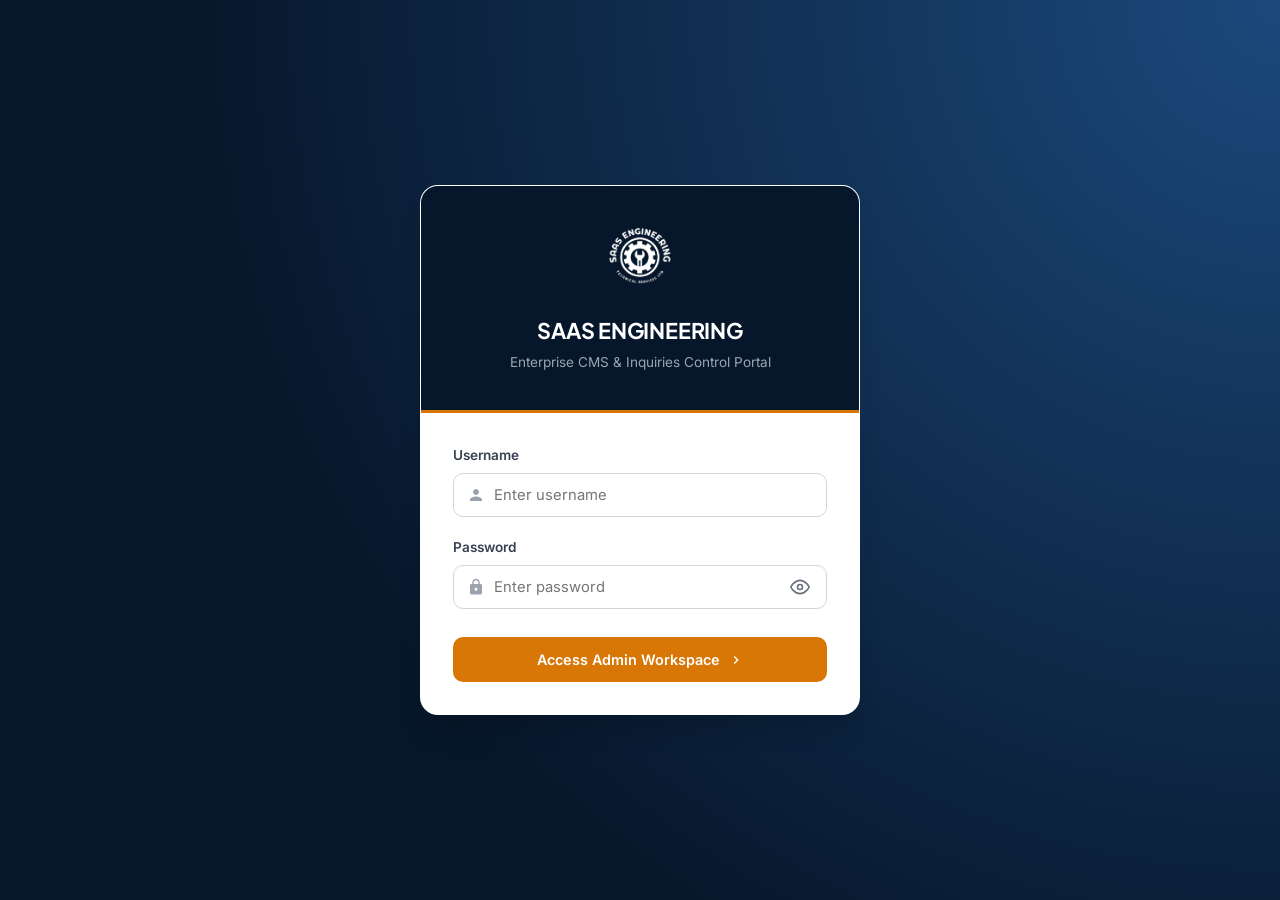
<file: 1/1/1/admin/index.html>
<!DOCTYPE html>
<html lang="en">
<head>
  <meta charset="UTF-8">
  <meta name="viewport" content="width=device-width, initial-scale=1.0">
  <title>Admin Management Portal | SAAS Engineering Technical Services Ltd</title>
  <link rel="icon" type="image/png" href="../../../../logo/logo.png">
  <link rel="preconnect" href="https://fonts.googleapis.com">
  <link rel="preconnect" href="https://fonts.gstatic.com" crossorigin>
  <link href="https://fonts.googleapis.com/css2?family=Inter:wght@400;500;600;700&family=Plus+Jakarta+Sans:wght@700;800&display=swap" rel="stylesheet">
  <link rel="stylesheet" href="admin.css?v=2.9.0">
  <script>
    // Early resilient login handler available instantly on page load
    window.handleAdminLogin = function(e) {
      if (e) {
        if (e.preventDefault) e.preventDefault();
        if (e.stopPropagation) e.stopPropagation();
      }
      var passEl = document.getElementById('adminPassword');
      var pass = (passEl ? passEl.value : '').trim();
      var alertEl = document.getElementById('loginAlert');
      var alertText = document.getElementById('loginAlertText');

      if (pass === 'admin123') {
        sessionStorage.setItem('saas_admin_auth', 'true');
        var wrap = document.getElementById('loginWrapper');
        var app = document.getElementById('adminApp');
        if (wrap) wrap.style.setProperty('display', 'none', 'important');
        if (app) {
          app.classList.add('active');
          app.style.setProperty('display', 'flex', 'important');
        }
        window.scrollTo(0, 0);
        if (typeof window.initDashboard === 'function') window.initDashboard();
        if (typeof window.restoreActiveTab === 'function') window.restoreActiveTab();
        return false;
      } else {
        if (alertText) alertText.textContent = 'Wrong password. Please try again.';
        if (alertEl) {
          alertEl.classList.add('show');
          alertEl.style.setProperty('display', 'flex', 'important');
        }
        if (passEl) {
          passEl.select();
          passEl.focus();
        }
        return false;
      }
    };

    // Early resilient password visibility toggle available instantly on page load
    var _lastToggleTs = 0;
    window.toggleAdminPasswordVisibility = function(e) {
      if (e) {
        if (typeof e.preventDefault === 'function') e.preventDefault();
        if (typeof e.stopPropagation === 'function') e.stopPropagation();
      }
      var now = Date.now();
      if (now - _lastToggleTs < 150) {
        return false;
      }
      _lastToggleTs = now;

      var passInput = document.getElementById('adminPassword');
      var btn = document.getElementById('togglePasswordVisibilityBtn');
      if (!passInput) return false;

      var isCurrentlyPassword = passInput.type === 'password';
      passInput.type = isCurrentlyPassword ? 'text' : 'password';

      if (btn) {
        var eyeOpen = btn.querySelector('.eye-open-icon');
        var eyeOff = btn.querySelector('.eye-off-icon');
        if (eyeOpen) eyeOpen.style.display = isCurrentlyPassword ? 'none' : 'block';
        if (eyeOff) eyeOff.style.display = isCurrentlyPassword ? 'block' : 'none';
        btn.setAttribute('aria-label', isCurrentlyPassword ? 'Hide password' : 'Show password');
        btn.setAttribute('title', isCurrentlyPassword ? 'Hide password' : 'Show password');
      }

      try {
        passInput.focus();
        var len = passInput.value ? passInput.value.length : 0;
        if (typeof passInput.setSelectionRange === 'function') {
          passInput.setSelectionRange(len, len);
        }
      } catch (err) {}
      return false;
    };
  </script>
</head>
<body>

  <!-- =========================================================================
       1. Login Portal Screen
       ========================================================================= -->
  <div class="login-wrapper" id="loginWrapper">
    <div class="login-card">
      <div class="login-header">
        <img src="../../../../logo/logo.png" alt="SAAS Engineering Logo" class="login-logo" onerror="if(!this.dataset.tried){this.dataset.tried='1';this.src='/logo/logo.png';}">
        <h1>SAAS ENGINEERING</h1>
        <p>Enterprise CMS & Inquiries Control Portal</p>
      </div>

      <div class="login-body">
        <div class="login-alert" id="loginAlert">
          <svg viewBox="0 0 24 24" width="18" height="18" fill="currentColor"><path d="M12 2C6.48 2 2 6.48 2 12s4.48 10 10 10 10-4.48 10-10S17.52 2 12 2zm1 15h-2v-2h2v2zm0-4h-2V7h2v6z"/></svg>
          <span id="loginAlertText">Wrong password. Please try again.</span>
        </div>

        <form id="adminLoginForm" onsubmit="handleAdminLogin(event); return false;">
          <div class="form-group">
            <label class="form-label" for="adminUsername">Username</label>
            <div class="input-with-icon">
              <svg class="input-icon" viewBox="0 0 24 24"><path fill="currentColor" d="M12 12c2.21 0 4-1.79 4-4s-1.79-4-4-4-4 1.79-4 4 1.79 4 4 4zm0 2c-2.67 0-8 1.34-8 4v2h16v-2c0-2.66-5.33-4-8-4z"/></svg>
              <input type="text" id="adminUsername" class="form-control" placeholder="Enter username" autocomplete="username" onkeydown="if(event.key==='Enter'){event.preventDefault();document.getElementById('adminPassword').focus();}">
            </div>
          </div>

          <div class="form-group">
            <label class="form-label" for="adminPassword">Password</label>
            <div class="input-with-icon">
              <svg class="input-icon" viewBox="0 0 24 24"><path fill="currentColor" d="M18 8h-1V6c0-2.76-2.24-5-5-5S7 3.24 7 6v2H6c-1.1 0-2 .9-2 2v10c0 1.1.9 2 2 2h12c1.1 0 2-.9 2-2V10c0-1.1-.9-2-2-2zm-6 9c-1.1 0-2-.9-2-2s.9-2 2-2 2 .9 2 2-.9 2-2 2zm3.1-9H8.9V6c0-1.71 1.39-3.1 3.1-3.1 1.71 0 3.1 1.39 3.1 3.1v2z"/></svg>
              <input type="password" id="adminPassword" class="form-control" placeholder="Enter password" required autocomplete="current-password" style="padding-right: 2.75rem;" onkeydown="if(event.key==='Enter'){event.preventDefault();handleAdminLogin(event);}">
              <button type="button" class="password-toggle-btn" id="togglePasswordVisibilityBtn" onclick="toggleAdminPasswordVisibility(event)" aria-label="Show password" title="Show password">
                <!-- Eye Open (when password is hidden) -->
                <svg class="eye-open-icon" viewBox="0 0 24 24" width="20" height="20" fill="none" stroke="currentColor" stroke-width="2" stroke-linecap="round" stroke-linejoin="round">
                  <path d="M1 12s4-8 11-8 11 8 11 8-4 8-11 8-11-8-11-8z"></path>
                  <circle cx="12" cy="12" r="3"></circle>
                </svg>
                <!-- Eye Off / Slashed (when password is visible) -->
                <svg class="eye-off-icon" viewBox="0 0 24 24" width="20" height="20" fill="none" stroke="currentColor" stroke-width="2" stroke-linecap="round" stroke-linejoin="round" style="display: none;">
                  <path d="M17.94 17.94A10.07 10.07 0 0 1 12 20c-7 0-11-8-11-8a18.45 18.45 0 0 1 5.06-5.94M9.9 4.24A9.12 9.12 0 0 1 12 4c7 0 11 8 11 8a18.5 18.5 0 0 1-2.16 3.19m-6.72-1.07a3 3 0 1 1-4.24-4.24"></path>
                  <line x1="1" y1="1" x2="23" y2="23"></line>
                </svg>
              </button>
            </div>
          </div>

          <button type="button" id="adminLoginSubmitBtn" onclick="handleAdminLogin(event)" class="btn btn-accent btn-block" style="padding: 0.85rem; margin-top: 0.5rem;">
            Access Admin Workspace
            <svg viewBox="0 0 24 24" width="16" height="16" fill="currentColor"><path d="M10 6L8.59 7.41 13.17 12l-4.58 4.59L10 18l6-6z"/></svg>
          </button>
        </form>
      </div>
    </div>
  </div>

  <!-- =========================================================================
       2. Main Admin Application Workspace
       ========================================================================= -->
  <div class="admin-app" id="adminApp">
    
    <!-- Top Navbar -->
    <header class="admin-navbar">
      <a href="#" class="admin-brand">
        <img src="../../../../logo/logo.png" alt="SAAS Logo" onerror="if(!this.dataset.tried){this.dataset.tried='1';this.src='/logo/logo.png';}">
        <div class="admin-brand-text">
          <h2>SAAS ENGINEERING</h2>
          <span>Admin Management System</span>
        </div>
      </a>

      <div class="admin-nav-actions">
        <div class="live-badge" title="CMS Real-time Sync Active">
          <span class="live-badge-dot"></span>
          <span class="live-badge-text">CMS Sync Active</span>
        </div>
        
        <a href="../../../../index.html" target="_blank" class="btn btn-secondary btn-sm nav-site-btn" title="Open public facing site in new window">
          <svg viewBox="0 0 24 24" width="14" height="14" fill="currentColor"><path d="M19 19H5V5h7V3H5c-1.11 0-2 .9-2 2v14c0 1.1.89 2 2 2h14c1.1 0 2-.9 2-2v-7h-2v7zM14 3v2h3.59l-9.83 9.83 1.41 1.41L19 6.41V10h2V3h-7z"/></svg>
          <span class="nav-btn-text">View Public Site</span>
        </a>

        <button type="button" class="btn btn-danger btn-sm nav-logout-btn" id="adminLogoutBtn" title="Sign Out">
          <svg viewBox="0 0 24 24" width="14" height="14" fill="currentColor"><path d="M17 7l-1.41 1.41L18.17 11H8v2h10.17l-2.58 2.58L17 17l5-5zM4 5h8V3H4c-1.1 0-2 .9-2 2v14c0 1.1.9 2 2 2h8v-2H4V5z"/></svg>
          <span class="nav-btn-text">Sign Out</span>
        </button>
      </div>
    </header>

    <!-- Main Workspace Layout -->
    <div class="admin-layout">
      
      <!-- Left Sidebar -->
      <aside class="admin-sidebar">
        <div class="sidebar-menu">
          <div class="sidebar-heading">Navigation</div>
          
          <button type="button" class="nav-tab-btn active" data-tab="tab-overview">
            <svg viewBox="0 0 24 24"><path d="M3 13h8V3H3v10zm0 8h8v-6H3v6zm10 0h8V11h-8v10zm0-18v6h8V3h-8z"/></svg>
            <span>Overview</span>
          </button>

          <button type="button" class="nav-tab-btn" data-tab="tab-inquiries">
            <svg viewBox="0 0 24 24"><path d="M20 4H4c-1.1 0-1.99.9-1.99 2L2 18c0 1.1.9 2 2 2h16c1.1 0 2-.9 2-2V6c0-1.1-.9-2-2-2zm0 4l-8 5-8-5V6l8 5 8-5v2z"/></svg>
            <span>Inquiries & Quotes</span>
            <span class="badge-count" id="inquiriesBadgeCount">0</span>
          </button>

          <div class="sidebar-heading" style="margin-top: 0.5rem;">Content Management</div>

          <button type="button" class="nav-tab-btn" data-tab="tab-contact">
            <svg viewBox="0 0 24 24"><path d="M12 2C8.13 2 5 5.13 5 9c0 5.25 7 13 7 13s7-7.75 7-13c0-3.87-3.13-7-7-7zm0 9.5c-1.38 0-2.5-1.12-2.5-2.5s1.12-2.5 2.5-2.5 2.5 1.12 2.5 2.5-1.12 2.5-2.5 2.5z"/></svg>
            <span>Contact & Social Info</span>
          </button>

          <button type="button" class="nav-tab-btn" data-tab="tab-about">
            <svg viewBox="0 0 24 24"><path d="M12 2C6.48 2 2 6.48 2 12s4.48 10 10 10 10-4.48 10-10S17.52 2 12 2zm1 15h-2v-6h2v6zm0-8h-2V7h2v2z"/></svg>
            <span>About Company</span>
          </button>

          <button type="button" class="nav-tab-btn" data-tab="tab-divisions">
            <svg viewBox="0 0 24 24"><path d="M19 3H5c-1.1 0-2 .9-2 2v14c0 1.1.9 2 2 2h14c1.1 0 2-.9 2-2V5c0-1.1-.9-2-2-2zm-5 14H7v-2h7v2zm3-4H7v-2h10v2zm0-4H7V7h10v2z"/></svg>
            <span>Core Divisions</span>
          </button>

          <button type="button" class="nav-tab-btn" data-tab="tab-gallery">
            <svg viewBox="0 0 24 24"><path d="M21 19V5c0-1.1-.9-2-2-2H5c-1.1 0-2 .9-2 2v14c0 1.1.9 2 2 2h14c1.1 0 2-.9 2-2zM8.5 13.5l2.5 3.01L14.5 12l4.5 6H5l3.5-4.5z"/></svg>
            <span>Project Gallery</span>
          </button>

          <button type="button" class="nav-tab-btn" data-tab="tab-hero">
            <svg viewBox="0 0 24 24"><path d="M3 17.25V21h3.75L17.81 9.94l-3.75-3.75L3 17.25zM20.71 7.04c.39-.39.39-1.02 0-1.41l-2.34-2.34c-.39-.39-1.02-.39-1.41 0l-1.83 1.83 3.75 3.75 1.83-1.83z"/></svg>
            <span>Hero & Overview</span>
          </button>

          <div class="sidebar-heading" style="margin-top: 0.5rem;">System</div>

          <button type="button" class="nav-tab-btn" data-tab="tab-backup">
            <svg viewBox="0 0 24 24"><path d="M12 5V1L7 6l5 5V7c3.31 0 6 2.69 6 6s-2.69 6-6 6-6-2.69-6-6H4c0 4.42 3.58 8 8 8s8-3.58 8-8-3.58-8-8-8z"/></svg>
            <span>Reset Defaults</span>
          </button>
        </div>

        <!-- Sidebar Supabase Storage & Free Tier Quota Widget -->
        <div class="sidebar-storage-widget" id="sidebarStorageWidget" onclick="if(typeof window.switchTab==='function'){window.switchTab('tab-overview');document.getElementById('storageMonitorCard')?.scrollIntoView({behavior:'smooth'});}" title="Click to view Supabase Cloud Storage breakdown">
          <div class="sidebar-storage-top">
            <span class="sidebar-storage-title">
              <svg viewBox="0 0 24 24" width="13" height="13" fill="currentColor" style="vertical-align: -2px; margin-right: 4px;"><path d="M19.35 10.04C18.67 6.59 15.64 4 12 4 9.11 4 6.6 5.64 5.35 8.04 2.34 8.36 0 10.91 0 14c0 3.31 2.69 6 6 6h13c2.76 0 5-2.24 5-5 0-2.64-2.05-4.78-4.65-4.96z"/></svg>
              Cloud Storage
            </span>
            <span class="storage-pill-status optimal" id="sidebarStorageStatus">Optimal</span>
          </div>
          <div class="sidebar-storage-bar-track">
            <div class="sidebar-storage-bar-fill optimal" id="sidebarStorageFill" style="width: 2.3%;"></div>
          </div>
          <div class="sidebar-storage-bottom">
            <span id="sidebarStorageText">11.4 MB / 500 MB</span>
            <span id="sidebarStoragePct">2.3%</span>
          </div>
        </div>

        <div class="sidebar-footer">
          SAAS Engineering v2.4 Admin<br>
          Connected to Public View
        </div>
      </aside>

      <!-- Main Content Pane -->
      <main class="admin-content">
        
        <!-- ===================================================================
             Tab 1: Overview
             =================================================================== -->
        <section class="tab-pane active" id="tab-overview">
          <div class="pane-header">
            <div>
              <h2>Executive Dashboard</h2>
              <p>Welcome to SAAS Engineering Technical Services administrative workspace.</p>
            </div>
            <div>
              <button type="button" class="btn btn-accent btn-sm" id="quickAddDivisionBtn">
                <svg viewBox="0 0 24 24" width="16" height="16" fill="currentColor"><path d="M19 13h-6v6h-2v-6H5v-2h6V5h2v6h6v2z"/></svg>
                Add Operational Division
              </button>
            </div>
          </div>

          <!-- Quick Stats -->
          <div class="stats-grid">
            <div class="stat-card">
              <div class="stat-icon amber">
                <svg viewBox="0 0 24 24"><path d="M20 4H4c-1.1 0-1.99.9-1.99 2L2 18c0 1.1.9 2 2 2h16c1.1 0 2-.9 2-2V6c0-1.1-.9-2-2-2zm0 4l-8 5-8-5V6l8 5 8-5v2z"/></svg>
              </div>
              <div class="stat-info">
                <h3 id="statTotalInquiries">0</h3>
                <p>Total Quote Inquiries</p>
              </div>
            </div>

            <div class="stat-card">
              <div class="stat-icon blue">
                <svg viewBox="0 0 24 24"><path d="M19 3H5c-1.1 0-2 .9-2 2v14c0 1.1.9 2 2 2h14c1.1 0 2-.9 2-2V5c0-1.1-.9-2-2-2zm-5 14H7v-2h7v2zm3-4H7v-2h10v2zm0-4H7V7h10v2z"/></svg>
              </div>
              <div class="stat-info">
                <h3 id="statTotalDivisions">6</h3>
                <p>Active Service Divisions</p>
              </div>
            </div>

            <div class="stat-card">
              <div class="stat-icon green">
                <svg viewBox="0 0 24 24"><path d="M21 19V5c0-1.1-.9-2-2-2H5c-1.1 0-2 .9-2 2v14c0 1.1.9 2 2 2h14c1.1 0 2-.9 2-2zM8.5 13.5l2.5 3.01L14.5 12l4.5 6H5l3.5-4.5z"/></svg>
              </div>
              <div class="stat-info">
                <h3 id="statTotalGallery">8</h3>
                <p>Published Project Photos</p>
              </div>
            </div>

            <div class="stat-card">
              <div class="stat-icon purple">
                <svg viewBox="0 0 24 24"><path d="M12 1L3 5v6c0 5.55 3.84 10.74 9 12 5.16-1.26 9-6.45 9-12V5l-9-4zm-2 16l-4-4 1.41-1.41L10 14.17l6.59-6.59L18 9l-8 8z"/></svg>
              </div>
              <div class="stat-info">
                <h3>100%</h3>
                <p>HSE & Quality Audit</p>
              </div>
            </div>
          </div>

          <!-- Supabase Free Tier Storage & Cloud Health Monitor -->
          <div class="admin-card storage-monitor-card" id="storageMonitorCard">
            <div class="card-header">
              <div class="storage-card-title-group">
                <div class="storage-cloud-icon">
                  <svg viewBox="0 0 24 24" width="22" height="22" fill="currentColor"><path d="M19.35 10.04C18.67 6.59 15.64 4 12 4 9.11 4 6.6 5.64 5.35 8.04 2.34 8.36 0 10.91 0 14c0 3.31 2.69 6 6 6h13c2.76 0 5-2.24 5-5 0-2.64-2.05-4.78-4.65-4.96zM19 18H6c-2.21 0-4-1.79-4-4 0-2.05 1.53-3.76 3.56-3.97l1.07-.11.5-.95C8.08 7.14 9.94 6 12 6c2.62 0 4.88 1.86 5.39 4.43l.3 1.5 1.53.11c1.56.1 2.78 1.41 2.78 2.96 0 1.65-1.35 3-3 3z"/></svg>
                </div>
                <div>
                  <h3 style="font-size: 1.05rem; margin-bottom: 0.15rem;">Supabase Cloud Storage &amp; Free Tier Level</h3>
                  <p style="font-size: 0.82rem; color: var(--gray-500); margin: 0;">Live tracking of PostgreSQL database disk space, active CMS payload, and monthly egress quota.</p>
                </div>
              </div>
              <div class="storage-header-actions">
                <span class="storage-health-pill optimal" id="storageHealthPill">
                  <span class="pulse-dot"></span> <span id="storageHealthText">Free Tier Safe</span>
                </span>
                <button type="button" class="btn btn-secondary btn-sm" id="refreshStorageBtn" onclick="renderStorageMetrics(true)" title="Query live storage usage from Supabase">
                  <svg viewBox="0 0 24 24" width="14" height="14" fill="currentColor" style="vertical-align: middle; margin-right: 0.25rem;"><path d="M17.65 6.35C16.2 4.9 14.21 4 12 4c-4.42 0-7.99 3.58-7.99 8s3.57 8 7.99 8c3.73 0 6.84-2.55 7.73-6h-2.08c-.82 2.33-3.04 4-5.65 4-3.31 0-6-2.69-6-6s2.69-6 6-6c1.66 0 3.14.69 4.22 1.78L13 11h7V4l-2.35 2.35z"/></svg>
                  Refresh Metrics
                </button>
              </div>
            </div>

            <div class="card-body">
              <div class="storage-meter-grid">
                <!-- Meter 1: Total PostgreSQL Database Size -->
                <div class="meter-box">
                  <div class="meter-label-row">
                    <span class="meter-title">Database Disk Storage</span>
                    <span class="meter-val" id="dbStorageVal">11.4 MB / 500 MB</span>
                  </div>
                  <div class="storage-bar-track">
                    <div class="storage-bar-fill optimal" id="dbStorageBar" style="width: 2.3%;"></div>
                  </div>
                  <div class="meter-footer-row">
                    <span id="dbStoragePercent">2.3% disk used</span>
                    <span id="dbStorageRemaining" class="meter-avail">488.6 MB available</span>
                  </div>
                </div>

                <!-- Meter 2: CMS Active Payload Size (Egress Impact) -->
                <div class="meter-box">
                  <div class="meter-label-row">
                    <span class="meter-title">CMS Media Payload</span>
                    <span class="meter-val" id="cmsPayloadVal">9.0 KB / 500 KB target</span>
                  </div>
                  <div class="storage-bar-track">
                    <div class="storage-bar-fill optimal" id="cmsPayloadBar" style="width: 1.8%;"></div>
                  </div>
                  <div class="meter-footer-row">
                    <span id="cmsPayloadPercent">1.8% of safe budget</span>
                    <span id="cmsPayloadMediaCount" class="meter-avail">0 Base64 / 15 Linked</span>
                  </div>
                </div>

                <!-- Meter 3: Monthly Egress / Bandwidth Estimate -->
                <div class="meter-box">
                  <div class="meter-label-row">
                    <span class="meter-title">Estimated Monthly Egress</span>
                    <span class="meter-val" id="egressEstVal">~9.0 MB / 5,000 MB</span>
                  </div>
                  <div class="storage-bar-track">
                    <div class="storage-bar-fill optimal" id="egressEstBar" style="width: 0.2%;"></div>
                  </div>
                  <div class="meter-footer-row">
                    <span id="egressEstPercent">0.2% monthly quota</span>
                    <span id="egressStatus" class="meter-avail">Based on 1,000 visits</span>
                  </div>
                </div>
              </div>

              <!-- Advisory Note -->
              <div class="storage-advisory-banner" id="storageAdvisoryBanner">
                <div class="advisory-icon">
                  <svg viewBox="0 0 24 24" width="18" height="18" fill="currentColor"><path d="M12 2C6.48 2 2 6.48 2 12s4.48 10 10 10 10-4.48 10-10S17.52 2 12 2zm1 15h-2v-6h2v6zm0-8h-2V7h2v2z"/></svg>
                </div>
                <div class="advisory-text">
                  <strong>Free Tier Auto-Protection Active:</strong> Images uploaded via admin are automatically compressed to web-optimized dimensions (&lt; 80 KB) so you don't exhaust Supabase's 500 MB database or 5 GB monthly egress. Using linked image URLs or static assets costs <strong>0 MB</strong> of your egress quota.
                </div>
              </div>
            </div>
          </div>

          <!-- Recent Inquiries Box in Overview -->
          <div class="admin-card">
            <div class="card-header">
              <h3>Latest Inquiries & Quotes</h3>
              <button type="button" class="btn btn-secondary btn-sm" id="viewAllInquiriesBtn">View Full Inbox</button>
            </div>
            <div class="card-body" style="padding: 0;">
              <div class="table-responsive">
                <table class="inquiry-table">
                  <thead>
                    <tr>
                      <th>Client Name</th>
                      <th>Service Division</th>
                      <th>Contact Info</th>
                      <th>Date Submitted</th>
                      <th>Status</th>
                      <th>Actions</th>
                    </tr>
                  </thead>
                  <tbody id="overviewInquiriesTableBody">
                    <!-- Populated via JS -->
                  </tbody>
                </table>
              </div>
            </div>
          </div>
        </section>

        <!-- ===================================================================
             Tab 2: Inquiries & Quotes CRM
             =================================================================== -->
        <section class="tab-pane" id="tab-inquiries">
          <div class="pane-header">
            <div>
              <h2>Inquiries & Technical Quotes</h2>
              <p>Review and process all incoming technical consultations submitted by clients.</p>
            </div>
            <div style="display: flex; gap: 0.5rem;">
              <button type="button" class="btn btn-secondary btn-sm" id="exportInquiriesExcelBtn" title="Export inquiries as Excel spreadsheet (.xlsx)">
                <svg viewBox="0 0 24 24" width="14" height="14" fill="currentColor"><path d="M19.35 10.04C18.67 6.59 15.64 4 12 4 9.11 4 6.6 5.64 5.35 8.04 2.34 8.36 0 10.91 0 14c0 3.31 2.69 6 6 6h13c2.76 0 5-2.24 5-5 0-2.64-2.05-4.78-4.65-4.96zM17 13l-5 5-5-5h3V9h4v4h3z"/></svg>
                Export Excel
              </button>
              <button type="button" class="btn btn-secondary btn-sm" id="clearAllInquiriesBtn">
                Clear Inquiries
              </button>
            </div>
          </div>

          <!-- Dual Routing Notification Banner -->
          <div style="background: #eff6ff; border: 1px solid #bfdbfe; border-radius: var(--radius-md); padding: 0.85rem 1.25rem; margin-bottom: 1.25rem; display: flex; align-items: center; justify-content: space-between; flex-wrap: wrap; gap: 0.75rem;">
            <div style="display: flex; align-items: center; gap: 0.65rem;">
              <span style="display: inline-flex; align-items: center; justify-content: center; width: 32px; height: 32px; border-radius: 50%; background: #2563eb; color: #fff;">
                <svg viewBox="0 0 24 24" width="16" height="16" fill="currentColor"><path d="M20 4H4c-1.1 0-1.99.9-1.99 2L2 18c0 1.1.9 2 2 2h16c1.1 0 2-.9 2-2V6c0-1.1-.9-2-2-2zm0 4l-8 5-8-5V6l8 5 8-5v2z"/></svg>
              </span>
              <div>
                <strong style="color: #1e3a8a; font-size: 0.9rem; display: block;">Dual-Routing Active: Admin Portal & Company Email</strong>
                <span style="color: #1d4ed8; font-size: 0.8rem;">Every quote submitted on the website is saved to this database CRM and automatically forwarded to <strong id="inquiryRoutingEmailLabel">contact@saas-engineering-technical-services.com</strong>.</span>
              </div>
            </div>
            <a href="javascript:void(0)" onclick="if(typeof switchTab==='function')switchTab('tab-contact');" class="btn btn-secondary btn-sm" style="font-size: 0.75rem;">Change Notification Email</a>
          </div>

          <div class="admin-card">
            <div class="card-header">
              <h3>Client Consultations Inbox</h3>
              <div style="display: flex; gap: 0.5rem; flex-wrap: wrap; align-items: center;">
                <div class="inquiry-filter-group" style="display: flex; align-items: center; gap: 0.35rem;">
                  <svg viewBox="0 0 24 24" width="14" height="14" fill="var(--gray-500)"><path d="M3 18h6v-2H3v2zM3 6v2h18V6H3zm0 7h12v-2H3v2z"/></svg>
                  <select id="inquirySortSelect" class="form-control no-icon" style="padding: 0.35rem 0.65rem; font-size: 0.82rem; width: auto; font-weight: 600; cursor: pointer; border-radius: var(--radius-sm);" title="Sort inquiries">
                    <option value="newest">Sort: Newest First</option>
                    <option value="oldest">Sort: Oldest First</option>
                    <option value="name_asc">Client Name (A - Z)</option>
                    <option value="name_desc">Client Name (Z - A)</option>
                    <option value="status">Workflow Status</option>
                    <option value="division">Service Division</option>
                  </select>
                </div>

                <select id="inquiryStatusFilterSelect" class="form-control no-icon" style="padding: 0.35rem 0.65rem; font-size: 0.82rem; width: auto; font-weight: 600; cursor: pointer; border-radius: var(--radius-sm);" title="Filter by status">
                  <option value="all">All Statuses</option>
                  <option value="new">Status: New</option>
                  <option value="review">Status: In Review</option>
                  <option value="quoted">Status: Quoted</option>
                  <option value="closed">Status: Closed</option>
                </select>

                <input type="text" id="inquirySearchInput" class="form-control no-icon" placeholder="Search inquiries..." style="padding: 0.35rem 0.75rem; font-size: 0.85rem; width: 175px;">
              </div>
            </div>
            <div class="card-body" style="padding: 0;">
              <div class="table-responsive">
                <table class="inquiry-table">
                  <thead>
                    <tr>
                      <th>Client Name</th>
                      <th>Organization / Phone</th>
                      <th>Email Address</th>
                      <th>Service Division</th>
                      <th>Date</th>
                      <th>Status</th>
                      <th>Actions</th>
                    </tr>
                  </thead>
                  <tbody id="fullInquiriesTableBody">
                    <!-- Populated via JS -->
                  </tbody>
                </table>
              </div>
            </div>
          </div>
        </section>

        <!-- ===================================================================
             Tab 3: Company Contact & Social Info
             =================================================================== -->
        <section class="tab-pane" id="tab-contact">
          <div class="pane-header">
            <div>
              <h2>Contact, Address & Social Settings</h2>
              <p>Manage physical headquarters, direct phones, emails, operational hours, and social media handles.</p>
            </div>
            <button type="submit" form="contactSettingsForm" class="btn btn-accent btn-sm">
              <svg viewBox="0 0 24 24" width="16" height="16" fill="currentColor"><path d="M17 3H5c-1.11 0-2 .9-2 2v14c0 1.1.89 2 2 2h14c1.1 0 2-.9 2-2V7l-4-4zm-5 16c-1.66 0-3-1.34-3-3s1.34-3 3-3 3 1.34 3 3-1.34 3-3 3zm3-10H5V5h10v4z"/></svg>
              Save Contact Settings
            </button>
          </div>

          <form id="contactSettingsForm">
            <div class="admin-card">
              <div class="card-header">
                <h3>Corporate Headquarters & Physical Location</h3>
              </div>
              <div class="card-body">
                <div class="form-grid full">
                  <div class="form-group">
                    <label class="form-label" for="settingAddress">Physical Headquarters Address</label>
                    <input type="text" id="settingAddress" class="form-control no-icon" value="No 4, Salvation Avenue Off Rumuocholu, Avhua Pipeline, Eneka, Port Harcourt, Rivers State, Nigeria" required>
                  </div>
                </div>

                <div class="form-grid">
                  <div class="form-group">
                    <label class="form-label" for="settingPhonePrimary">Primary Telephone Line</label>
                    <input type="text" id="settingPhonePrimary" class="form-control no-icon" value="09020379011" required>
                  </div>
                  <div class="form-group">
                    <label class="form-label" for="settingPhoneAlt">Secondary / International Line</label>
                    <input type="text" id="settingPhoneAlt" class="form-control no-icon" value="+234 902 037 9011">
                  </div>
                </div>

                <div class="form-grid">
                  <div class="form-group">
                    <label class="form-label" for="settingEmail">Official Inquiries & Notification Email</label>
                    <input type="email" id="settingEmail" class="form-control no-icon" value="contact@saas-engineering-technical-services.com" required>
                    <small style="color: var(--gray-500); display: block; margin-top: 0.25rem;">New quote consultations submitted on the public website are automatically dispatched to this email address and saved in your Admin CRM.</small>
                  </div>
                  <div class="form-group">
                    <label class="form-label" for="settingHours">Operational Hours</label>
                    <input type="text" id="settingHours" class="form-control no-icon" value="Monday - Friday: 8:00 AM - 6:00 PM | Saturday: 9:00 AM - 3:00 PM" required>
                  </div>
                </div>
              </div>
            </div>

            <div class="admin-card">
              <div class="card-header">
                <h3>Live Chat & Social Media Links</h3>
              </div>
              <div class="card-body">
                <div class="form-grid">
                  <div class="form-group">
                    <label class="form-label" for="settingWhatsapp">WhatsApp Consultation Number (format: 2349020379011)</label>
                    <input type="text" id="settingWhatsapp" class="form-control no-icon" value="2349020379011" required>
                  </div>
                  <div class="form-group">
                    <label class="form-label" for="settingFacebook">Facebook Page URL</label>
                    <input type="url" id="settingFacebook" class="form-control no-icon" value="https://facebook.com">
                  </div>
                  <div class="form-group">
                    <label class="form-label" for="settingLinkedin">LinkedIn Company Profile URL</label>
                    <input type="url" id="settingLinkedin" class="form-control no-icon" value="https://linkedin.com">
                  </div>
                  <div class="form-group">
                    <label class="form-label" for="settingTwitter">Twitter / X URL</label>
                    <input type="url" id="settingTwitter" class="form-control no-icon" value="https://twitter.com">
                  </div>
                  <div class="form-group">
                    <label class="form-label" for="settingInstagram">Instagram Profile URL</label>
                    <input type="url" id="settingInstagram" class="form-control no-icon" value="https://instagram.com">
                  </div>
                </div>

                <div class="form-footer">
                  <button type="submit" class="btn btn-accent">Save Contact & Social Settings</button>
                </div>
              </div>
            </div>
          </form>
        </section>

        <!-- ===================================================================
             Tab 4: Core Divisions Manager
             =================================================================== -->
        <section class="tab-pane" id="tab-divisions">
          <div class="pane-header">
            <div>
              <h2>Core Technical Divisions</h2>
              <p>Add, edit, or customize the operational divisions displayed across the website and quote selector.</p>
            </div>
            <button type="button" class="btn btn-accent btn-sm" id="addNewDivisionModalBtn">
              <svg viewBox="0 0 24 24" width="16" height="16" fill="currentColor"><path d="M19 13h-6v6h-2v-6H5v-2h6V5h2v6h6v2z"/></svg>
              Add New Division
            </button>
          </div>

          <div class="admin-card">
            <div class="card-header">
              <h3>Published Divisions (<span id="divisionCountLabel">6</span>)</h3>
            </div>
            <div class="card-body">
              <div id="divisionsListContainer">
                <!-- Divisions rendered dynamically via JS -->
              </div>
            </div>
          </div>
        </section>

        <!-- ===================================================================
             Tab 5: Facilities & Project Gallery Manager
             =================================================================== -->
        <section class="tab-pane" id="tab-gallery">
          <div class="pane-header">
            <div>
              <h2>Project Gallery & Facilities</h2>
              <p>Manage project photography, machining showcases, and fabrication facility images.</p>
            </div>
            <button type="button" class="btn btn-accent btn-sm" id="addNewGalleryModalBtn">
              <svg viewBox="0 0 24 24" width="16" height="16" fill="currentColor"><path d="M19 13h-6v6h-2v-6H5v-2h6V5h2v6h6v2z"/></svg>
              Add Project Photo
            </button>
          </div>

          <div class="admin-card">
            <div class="card-header">
              <h3>Active Gallery Items</h3>
            </div>
            <div class="card-body">
              <div class="admin-gallery-filters" id="adminGalleryFilters">
                <!-- Dynamically populated with edit/remove actions via admin.js -->
                <button type="button" class="filter-btn active" data-filter="all">All Assets</button>
              </div>
              <div class="gallery-admin-grid" id="adminGalleryGrid">
                <!-- Gallery items populated via JS -->
              </div>
            </div>
          </div>
        </section>

        <!-- ===================================================================
             Tab 6: Hero & Overview Content Manager
             =================================================================== -->
        <section class="tab-pane" id="tab-hero">
          <div class="pane-header">
            <div>
              <h2>Hero & Corporate Overview Content</h2>
              <p>Customize the primary headline, accreditation badge, description, and company statistics.</p>
            </div>
            <button type="submit" form="heroSettingsForm" class="btn btn-accent btn-sm">
              <svg viewBox="0 0 24 24" width="16" height="16" fill="currentColor"><path d="M17 3H5c-1.11 0-2 .9-2 2v14c0 1.1.89 2 2 2h14c1.1 0 2-.9 2-2V7l-4-4zm-5 16c-1.66 0-3-1.34-3-3s1.34-3 3-3 3 1.34 3 3-1.34 3-3 3zm3-10H5V5h10v4z"/></svg>
              Save Hero Settings
            </button>
          </div>

          <form id="heroSettingsForm">
            <div class="admin-card">
              <div class="card-header">
                <h3>Hero Banner Content</h3>
              </div>
              <div class="card-body">
                <div class="form-grid full">
                  <div class="form-group">
                    <label class="form-label" for="settingHeroBadge">Accreditation Pill Badge Text</label>
                    <input type="text" id="settingHeroBadge" class="form-control no-icon" value="Registered Nigerian Engineering Contractor" required>
                  </div>
                  <div class="form-group">
                    <label class="form-label" for="settingHeroTitle">Main Hero Headline</label>
                    <input type="text" id="settingHeroTitle" class="form-control no-icon" value="Industrial Engineering, Pipeline Services & Oilfield Solutions" required>
                  </div>
                  <div class="form-group">
                    <label class="form-label" for="settingHeroSubtitle">Hero Description Paragraph</label>
                    <textarea id="settingHeroSubtitle" class="form-control no-icon" rows="3" required>Delivering high-precision welding, structural metal fabrication, surface pipeline construction, dredging spare parts, and heavy equipment leasing for upstream oilfield and industrial sectors across Nigeria.</textarea>
                  </div>
                </div>

                <h4 style="margin: 1.5rem 0 1rem; color: var(--dark); font-size: 1rem;">Experience & Performance Stats Counters</h4>
                <div class="form-grid">
                  <div class="form-group">
                    <label class="form-label" for="settingStat1">Stat 1 (Specialized Divisions - Auto-synced)</label>
                    <input type="text" id="settingStat1" class="form-control no-icon" value="6" required>
                  </div>
                  <div class="form-group">
                    <label class="form-label" for="settingStat2">Stat 2 (HSE Compliance)</label>
                    <input type="text" id="settingStat2" class="form-control no-icon" value="100%" required>
                  </div>
                  <div class="form-group">
                    <label class="form-label" for="settingStat3">Stat 3 (Field Support)</label>
                    <input type="text" id="settingStat3" class="form-control no-icon" value="24/7" required>
                  </div>
                  <div class="form-group">
                    <label class="form-label" for="settingStat4">Stat 4 (Operational Hub)</label>
                    <input type="text" id="settingStat4" class="form-control no-icon" value="PHC" required>
                  </div>
                </div>

                <div class="form-footer">
                  <button type="submit" class="btn btn-accent">Save Hero & Stats</button>
                </div>
              </div>
            </div>
          </form>
        </section>

        <!-- ===================================================================
             Tab: About Company & Facility
             =================================================================== -->
        <section class="tab-pane" id="tab-about">
          <div class="pane-header">
            <div>
              <h2>About Company &amp; Facility Showcase</h2>
              <p>Customize the company introduction, technical operational scope, core highlights, and facility showcase photo.</p>
            </div>
            <button type="submit" form="aboutSettingsForm" class="btn btn-accent btn-sm">
              <svg viewBox="0 0 24 24" width="16" height="16" fill="currentColor"><path d="M17 3H5c-1.11 0-2 .9-2 2v14c0 1.1.89 2 2 2h14c1.1 0 2-.9 2-2V7l-4-4zm-5 16c-1.66 0-3-1.34-3-3s1.34-3 3-3 3 1.34 3 3-1.34 3-3 3zm3-10H5V5h10v4z"/></svg>
              Save About Section
            </button>
          </div>

          <form id="aboutSettingsForm">
            <div class="admin-card">
              <div class="card-header">
                <h3>Company Overview &amp; Introduction</h3>
              </div>
              <div class="card-body">
                <div class="form-grid full">
                  <div class="form-group">
                    <label class="form-label" for="settingAboutBadge">Section Pill / Tagline</label>
                    <input type="text" id="settingAboutBadge" class="form-control no-icon" value="About Our Company" required>
                  </div>
                  <div class="form-group">
                    <label class="form-label" for="settingAboutTitle">Primary About Headline</label>
                    <input type="text" id="settingAboutTitle" class="form-control no-icon" value="Committed to Engineering Precision &amp; Operational Integrity" required>
                  </div>
                  <div class="form-group">
                    <label class="form-label" for="settingAboutP1">Paragraph 1 (Company Identification &amp; Core Activities)</label>
                    <textarea id="settingAboutP1" class="form-control no-icon" rows="3" required>SAAS Engineering Technical Services Ltd is a multi-disciplinary engineering contractor headquartered in Port Harcourt, Rivers State. We specialize in providing comprehensive engineering, fabrication, pipeline laying, dredging component manufacturing, and industrial procurement services.</textarea>
                  </div>
                  <div class="form-group">
                    <label class="form-label" for="settingAboutP2">Paragraph 2 (Technical Standards &amp; Client Solutions)</label>
                    <textarea id="settingAboutP2" class="form-control no-icon" rows="3" required>Built upon strict technical standards, qualified craftsmanship, and certified safety management, we support both upstream oil and gas operators and civil industrial clients with turnkey solutions that ensure efficiency, structural integrity, and longevity.</textarea>
                  </div>
                  <div class="form-group">
                    <label class="form-label" for="settingAboutBullets">Core Highlights &amp; Capabilities (One per line)</label>
                    <textarea id="settingAboutBullets" class="form-control no-icon" rows="4" placeholder="Certified Welders &amp; Machinists&#10;Full NDT &amp; Hydrostatic Testing&#10;Heavy Duty Equipment Fleet&#10;Fast Field Mobilization"></textarea>
                    <small style="font-size: 0.75rem; color: var(--gray-500); display: block; margin-top: 0.25rem;">Each line becomes a checked highlight pill on the public website.</small>
                  </div>
                </div>
              </div>
            </div>

            <!-- Facility Photo & Floating Badge Card -->
            <div class="admin-card" style="margin-top: 1.5rem;">
              <div class="card-header" style="display: flex; justify-content: space-between; align-items: center; flex-wrap: wrap; gap: 0.5rem;">
                <div>
                  <h3 style="margin-bottom: 0.2rem;">Facility Showcase Photos &amp; Floating Badge</h3>
                  <p style="font-size: 0.8rem; color: var(--gray-500); margin: 0;">Upload up to 3 photos (e.g. Machine Shop, Tooling Yard, Testing Bay). When multiple photos are added, an interactive showcase slider displays on the public website.</p>
                </div>
                <span class="badge badge-primary" id="facilityPhotosCountBadge" style="font-size: 0.75rem; padding: 0.3rem 0.65rem;">1 / 3 Photos Added</span>
              </div>
              <div class="card-body">
                <div class="facility-photos-grid" style="display: grid; grid-template-columns: repeat(auto-fit, minmax(230px, 1fr)); gap: 1.25rem; margin-bottom: 1.75rem;">
                  
                  <!-- Slot 1: Photo 1 (Primary) -->
                  <div class="facility-photo-slot" data-slot="1" style="background: var(--gray-50); border: 1.5px solid var(--gray-200); border-radius: var(--radius-md); padding: 1rem;">
                    <div style="display: flex; justify-content: space-between; align-items: center; margin-bottom: 0.65rem;">
                      <span style="font-weight: 700; font-size: 0.85rem; color: var(--gray-800); display: flex; align-items: center; gap: 0.4rem;">
                        <span>Photo 1</span>
                        <span style="background: var(--navy-50); color: var(--primary); font-size: 0.68rem; font-weight: 700; padding: 0.15rem 0.45rem; border-radius: 9999px; border: 1px solid rgba(10,25,47,0.12);">Primary</span>
                      </span>
                    </div>

                    <input type="file" id="aboutFileInput1" accept="image/*" style="display: none;">
                    
                    <div class="upload-dropzone" id="aboutDropzone1" role="button" tabindex="0" style="padding: 1.25rem 0.75rem;">
                      <div class="upload-dropzone-icon" style="width: 38px; height: 38px; margin-bottom: 0.2rem;">
                        <svg viewBox="0 0 24 24" width="18" height="18" fill="currentColor"><path d="M19.35 10.04C18.67 6.59 15.64 4 12 4 9.11 4 6.6 5.64 5.35 8.04 2.34 8.36 0 10.91 0 14c0 3.31 2.69 6 6 6h13c2.76 0 5-2.24 5-5 0-2.64-2.05-4.78-4.65-4.96zM14 13v4h-4v-4H7l5-5 5 5h-3z"/></svg>
                      </div>
                      <div class="upload-dropzone-title" style="font-size: 0.85rem;">Upload Photo 1</div>
                      <div class="upload-dropzone-sub" style="font-size: 0.72rem;">Drag &amp; drop or click</div>
                    </div>

                    <div class="upload-preview-card" id="aboutPreviewCard1" style="margin-top: 0;">
                      <img src="" alt="Facility Preview 1" class="upload-preview-img" id="aboutPreviewImg1" style="height: 125px; object-fit: cover;" onerror="this.src='../../../../logo/logo.png'">
                      <div class="upload-preview-meta" style="padding: 0.5rem 0.65rem;">
                        <span id="aboutPreviewFilename1" style="font-size: 0.76rem; max-width: 95px; overflow: hidden; text-overflow: ellipsis; white-space: nowrap;">facility_photo_1.jpg</span>
                        <div style="display: flex; gap: 0.3rem;">
                          <button type="button" class="btn btn-secondary btn-sm" id="changeAboutPhotoBtn1" style="padding: 0.2rem 0.45rem; font-size: 0.72rem;">Change</button>
                          <button type="button" class="btn btn-danger btn-sm" id="removeAboutPhotoBtn1" style="padding: 0.2rem 0.45rem; font-size: 0.72rem; display: inline-flex; align-items: center; gap: 0.2rem;">
                            <svg viewBox="0 0 24 24" width="12" height="12" fill="currentColor"><path d="M6 19c0 1.1.9 2 2 2h8c1.1 0 2-.9 2-2V7H6v12zM19 4h-3.5l-1-1h-5l-1 1H5v2h14V4z"/></svg>
                            <span>Remove</span>
                          </button>
                        </div>
                      </div>
                    </div>

                    <input type="hidden" id="settingAboutImg1">

                    <div style="margin-top: 0.5rem;">
                      <button type="button" class="upload-alt-link" id="toggleAboutUrlBtn1" style="font-size: 0.74rem;">Or paste image URL</button>
                      <div id="aboutUrlInputContainer1" style="display: none; margin-top: 0.35rem;">
                        <input type="text" id="aboutManualUrlInput1" class="form-control no-icon" style="font-size: 0.78rem; padding: 0.4rem 0.6rem;" placeholder="https://... or assets/images/...">
                      </div>
                    </div>
                  </div>

                  <!-- Slot 2: Photo 2 (Optional) -->
                  <div class="facility-photo-slot" data-slot="2" style="background: var(--gray-50); border: 1.5px solid var(--gray-200); border-radius: var(--radius-md); padding: 1rem;">
                    <div style="display: flex; justify-content: space-between; align-items: center; margin-bottom: 0.65rem;">
                      <span style="font-weight: 700; font-size: 0.85rem; color: var(--gray-800); display: flex; align-items: center; gap: 0.4rem;">
                        <span>Photo 2</span>
                        <span style="background: var(--gray-200); color: var(--gray-600); font-size: 0.68rem; font-weight: 600; padding: 0.15rem 0.45rem; border-radius: 9999px;">Optional</span>
                      </span>
                    </div>

                    <input type="file" id="aboutFileInput2" accept="image/*" style="display: none;">
                    
                    <div class="upload-dropzone" id="aboutDropzone2" role="button" tabindex="0" style="padding: 1.25rem 0.75rem;">
                      <div class="upload-dropzone-icon" style="width: 38px; height: 38px; margin-bottom: 0.2rem;">
                        <svg viewBox="0 0 24 24" width="18" height="18" fill="currentColor"><path d="M19.35 10.04C18.67 6.59 15.64 4 12 4 9.11 4 6.6 5.64 5.35 8.04 2.34 8.36 0 10.91 0 14c0 3.31 2.69 6 6 6h13c2.76 0 5-2.24 5-5 0-2.64-2.05-4.78-4.65-4.96zM14 13v4h-4v-4H7l5-5 5 5h-3z"/></svg>
                      </div>
                      <div class="upload-dropzone-title" style="font-size: 0.85rem;">Upload Photo 2</div>
                      <div class="upload-dropzone-sub" style="font-size: 0.72rem;">Drag &amp; drop or click</div>
                    </div>

                    <div class="upload-preview-card" id="aboutPreviewCard2" style="margin-top: 0;">
                      <img src="" alt="Facility Preview 2" class="upload-preview-img" id="aboutPreviewImg2" style="height: 125px; object-fit: cover;" onerror="this.src='../../../../logo/logo.png'">
                      <div class="upload-preview-meta" style="padding: 0.5rem 0.65rem;">
                        <span id="aboutPreviewFilename2" style="font-size: 0.76rem; max-width: 95px; overflow: hidden; text-overflow: ellipsis; white-space: nowrap;">facility_photo_2.jpg</span>
                        <div style="display: flex; gap: 0.3rem;">
                          <button type="button" class="btn btn-secondary btn-sm" id="changeAboutPhotoBtn2" style="padding: 0.2rem 0.45rem; font-size: 0.72rem;">Change</button>
                          <button type="button" class="btn btn-danger btn-sm" id="removeAboutPhotoBtn2" style="padding: 0.2rem 0.45rem; font-size: 0.72rem; display: inline-flex; align-items: center; gap: 0.2rem;">
                            <svg viewBox="0 0 24 24" width="12" height="12" fill="currentColor"><path d="M6 19c0 1.1.9 2 2 2h8c1.1 0 2-.9 2-2V7H6v12zM19 4h-3.5l-1-1h-5l-1 1H5v2h14V4z"/></svg>
                            <span>Remove</span>
                          </button>
                        </div>
                      </div>
                    </div>

                    <input type="hidden" id="settingAboutImg2">

                    <div style="margin-top: 0.5rem;">
                      <button type="button" class="upload-alt-link" id="toggleAboutUrlBtn2" style="font-size: 0.74rem;">Or paste image URL</button>
                      <div id="aboutUrlInputContainer2" style="display: none; margin-top: 0.35rem;">
                        <input type="text" id="aboutManualUrlInput2" class="form-control no-icon" style="font-size: 0.78rem; padding: 0.4rem 0.6rem;" placeholder="https://... or assets/images/...">
                      </div>
                    </div>
                  </div>

                  <!-- Slot 3: Photo 3 (Optional) -->
                  <div class="facility-photo-slot" data-slot="3" style="background: var(--gray-50); border: 1.5px solid var(--gray-200); border-radius: var(--radius-md); padding: 1rem;">
                    <div style="display: flex; justify-content: space-between; align-items: center; margin-bottom: 0.65rem;">
                      <span style="font-weight: 700; font-size: 0.85rem; color: var(--gray-800); display: flex; align-items: center; gap: 0.4rem;">
                        <span>Photo 3</span>
                        <span style="background: var(--gray-200); color: var(--gray-600); font-size: 0.68rem; font-weight: 600; padding: 0.15rem 0.45rem; border-radius: 9999px;">Optional</span>
                      </span>
                    </div>

                    <input type="file" id="aboutFileInput3" accept="image/*" style="display: none;">
                    
                    <div class="upload-dropzone" id="aboutDropzone3" role="button" tabindex="0" style="padding: 1.25rem 0.75rem;">
                      <div class="upload-dropzone-icon" style="width: 38px; height: 38px; margin-bottom: 0.2rem;">
                        <svg viewBox="0 0 24 24" width="18" height="18" fill="currentColor"><path d="M19.35 10.04C18.67 6.59 15.64 4 12 4 9.11 4 6.6 5.64 5.35 8.04 2.34 8.36 0 10.91 0 14c0 3.31 2.69 6 6 6h13c2.76 0 5-2.24 5-5 0-2.64-2.05-4.78-4.65-4.96zM14 13v4h-4v-4H7l5-5 5 5h-3z"/></svg>
                      </div>
                      <div class="upload-dropzone-title" style="font-size: 0.85rem;">Upload Photo 3</div>
                      <div class="upload-dropzone-sub" style="font-size: 0.72rem;">Drag &amp; drop or click</div>
                    </div>

                    <div class="upload-preview-card" id="aboutPreviewCard3" style="margin-top: 0;">
                      <img src="" alt="Facility Preview 3" class="upload-preview-img" id="aboutPreviewImg3" style="height: 125px; object-fit: cover;" onerror="this.src='../../../../logo/logo.png'">
                      <div class="upload-preview-meta" style="padding: 0.5rem 0.65rem;">
                        <span id="aboutPreviewFilename3" style="font-size: 0.76rem; max-width: 95px; overflow: hidden; text-overflow: ellipsis; white-space: nowrap;">facility_photo_3.jpg</span>
                        <div style="display: flex; gap: 0.3rem;">
                          <button type="button" class="btn btn-secondary btn-sm" id="changeAboutPhotoBtn3" style="padding: 0.2rem 0.45rem; font-size: 0.72rem;">Change</button>
                          <button type="button" class="btn btn-danger btn-sm" id="removeAboutPhotoBtn3" style="padding: 0.2rem 0.45rem; font-size: 0.72rem; display: inline-flex; align-items: center; gap: 0.2rem;">
                            <svg viewBox="0 0 24 24" width="12" height="12" fill="currentColor"><path d="M6 19c0 1.1.9 2 2 2h8c1.1 0 2-.9 2-2V7H6v12zM19 4h-3.5l-1-1h-5l-1 1H5v2h14V4z"/></svg>
                            <span>Remove</span>
                          </button>
                        </div>
                      </div>
                    </div>

                    <input type="hidden" id="settingAboutImg3">

                    <div style="margin-top: 0.5rem;">
                      <button type="button" class="upload-alt-link" id="toggleAboutUrlBtn3" style="font-size: 0.74rem;">Or paste image URL</button>
                      <div id="aboutUrlInputContainer3" style="display: none; margin-top: 0.35rem;">
                        <input type="text" id="aboutManualUrlInput3" class="form-control no-icon" style="font-size: 0.78rem; padding: 0.4rem 0.6rem;" placeholder="https://... or assets/images/...">
                      </div>
                    </div>
                  </div>

                </div>

                <!-- Hidden fallback for backwards compatibility -->
                <input type="hidden" id="settingAboutImg">

                <div class="form-grid">
                  <div class="form-group">
                    <label class="form-label" for="settingAboutBadgeTitle">Floating Badge Title</label>
                    <input type="text" id="settingAboutBadgeTitle" class="form-control no-icon" value="Modern Facility" required>
                  </div>
                  <div class="form-group">
                    <label class="form-label" for="settingAboutBadgeDesc">Floating Badge Description</label>
                    <input type="text" id="settingAboutBadgeDesc" class="form-control no-icon" value="Fully equipped machine shop with CNC lathes, milling tools, and automated cutting rigs." required>
                  </div>
                </div>

                <div class="form-footer" style="margin-top: 1.5rem;">
                  <button type="submit" class="btn btn-accent">Save About Section</button>
                </div>
              </div>
            </div>
          </form>
        </section>

        <!-- ===================================================================
             Tab 7: Reset Defaults
             =================================================================== -->
        <section class="tab-pane" id="tab-backup">
          <div class="pane-header">
            <div>
              <h2>Factory Defaults &amp; System Reset</h2>
              <p>Revert all website content, operational divisions, and settings to original defaults.</p>
            </div>
          </div>

          <div class="admin-card">
            <div class="card-header">
              <h3 style="color: var(--danger);">Reset All Website Content</h3>
            </div>
            <div class="card-body">
              <p style="font-size: 0.9rem; color: var(--gray-600); margin-bottom: 1.25rem;">
                Revert all contact info, operational divisions, hero section, about narrative, and project gallery items back to factory default values. Any custom edits will be replaced with original defaults.
              </p>
              <button type="button" class="btn btn-danger" id="resetDefaultsBtn" onclick="resetToFactoryDefaults(event)">
                <svg viewBox="0 0 24 24" width="16" height="16" fill="currentColor" style="vertical-align: middle; margin-right: 0.35rem;"><path d="M12 5V1L7 6l5 5V7c3.31 0 6 2.69 6 6s-2.69 6-6 6-6-2.69-6-6H4c0 4.42 3.58 8 8 8s8-3.58 8-8-3.58-8-8-8z"/></svg>
                Reset to Factory Defaults
              </button>
            </div>
          </div>
        </section>

      </main>
    </div>
  </div>

  <!-- =========================================================================
       Modals
       ========================================================================= -->

  <!-- 1. Inquiry Details Modal -->
  <div class="modal-overlay" id="inquiryDetailModal">
    <div class="modal-container">
      <div class="modal-header">
        <h3 id="modalInquiryClientName">Inquiry Details</h3>
        <button type="button" class="modal-close-btn" id="closeInquiryModalBtn">
          <svg viewBox="0 0 24 24"><path d="M19 6.41L17.59 5 12 10.59 6.41 5 5 6.41 10.59 12 5 17.59 6.41 19 12 13.41 17.59 19 19 17.59 13.41 12z"/></svg>
        </button>
      </div>
      <div class="modal-body" id="inquiryModalContent">
        <!-- Rendered via JS -->
      </div>
      <div class="modal-footer" style="display: flex; justify-content: space-between; align-items: center;">
        <button type="button" class="btn btn-danger btn-sm" id="modalDeleteInquiryBtn" style="display: inline-flex; align-items: center; gap: 0.35rem;">
          <svg viewBox="0 0 24 24" width="13" height="13" fill="currentColor"><path d="M6 19c0 1.1.9 2 2 2h8c1.1 0 2-.9 2-2V7H6v12zM19 4h-3.5l-1-1h-5l-1 1H5v2h14V4z"/></svg>
          <span>Remove Inquiry</span>
        </button>
        <div style="display: flex; gap: 0.5rem;">
          <button type="button" class="btn btn-secondary btn-sm" id="closeInquiryModalFooterBtn">Close</button>
          <button type="button" class="btn btn-accent btn-sm" id="modalDirectCallBtn">Call Client</button>
          <button type="button" class="btn btn-primary btn-sm" id="modalDirectEmailBtn">Send Email</button>
        </div>
      </div>
    </div>
  </div>

  <!-- 1b. Modular Status Update Modal -->
  <div class="modal-overlay" id="inquiryStatusModal" style="z-index: 36000;">
    <div class="modal-container" style="max-width: 480px;">
      <div class="modal-header">
        <div>
          <h3 id="statusModalTitle">Update Consultation Status</h3>
          <p id="statusModalSubtitle" style="font-size: 0.82rem; color: var(--gray-500); margin-top: 0.15rem;">Select current workflow status for this client inquiry</p>
        </div>
        <button type="button" class="modal-close-btn" id="closeStatusModalBtn" title="Close">
          <svg viewBox="0 0 24 24"><path d="M19 6.41L17.59 5 12 10.59 6.41 5 5 6.41 10.59 12 5 17.59 6.41 19 12 13.41 17.59 19 19 17.59 13.41 12z"/></svg>
        </button>
      </div>
      <div class="modal-body">
        <input type="hidden" id="statusModalInquiryId" value="">
        <div class="status-options-grid" id="statusOptionsGrid">
          <div class="status-option-card" data-status="new" tabindex="0" role="button">
            <div class="status-option-badge new">New</div>
            <div class="status-option-info">
              <strong>New Inquiry</strong>
              <p>Fresh inquiry received, waiting for initial assessment.</p>
            </div>
            <div class="status-option-check">
              <svg viewBox="0 0 24 24"><path d="M9 16.17L4.83 12l-1.42 1.41L9 19 21 7l-1.41-1.41z"/></svg>
            </div>
          </div>

          <div class="status-option-card" data-status="review" tabindex="0" role="button">
            <div class="status-option-badge review">In Review</div>
            <div class="status-option-info">
              <strong>Under Technical Review</strong>
              <p>Engineering and estimation team evaluating specifications.</p>
            </div>
            <div class="status-option-check">
              <svg viewBox="0 0 24 24"><path d="M9 16.17L4.83 12l-1.42 1.41L9 19 21 7l-1.41-1.41z"/></svg>
            </div>
          </div>

          <div class="status-option-card" data-status="quoted" tabindex="0" role="button">
            <div class="status-option-badge quoted">Quoted</div>
            <div class="status-option-info">
              <strong>Formal Proposal / Quoted</strong>
              <p>Detailed technical proposal and commercial quote sent to client.</p>
            </div>
            <div class="status-option-check">
              <svg viewBox="0 0 24 24"><path d="M9 16.17L4.83 12l-1.42 1.41L9 19 21 7l-1.41-1.41z"/></svg>
            </div>
          </div>

          <div class="status-option-card" data-status="closed" tabindex="0" role="button">
            <div class="status-option-badge closed">Closed</div>
            <div class="status-option-info">
              <strong>Closed / Completed</strong>
              <p>Contract executed, project mobilised, or consultation closed.</p>
            </div>
            <div class="status-option-check">
              <svg viewBox="0 0 24 24"><path d="M9 16.17L4.83 12l-1.42 1.41L9 19 21 7l-1.41-1.41z"/></svg>
            </div>
          </div>
        </div>
      </div>
      <div class="modal-footer">
        <button type="button" class="btn btn-secondary btn-sm" id="cancelStatusModalBtn">Cancel</button>
      </div>
    </div>
  </div>

  <!-- 2. Division Add / Edit Modal -->
  <div class="modal-overlay" id="divisionEditModal">
    <div class="modal-container" style="max-width: 660px; max-height: 90vh; display: flex; flex-direction: column;">
      <div class="modal-header">
        <div class="modal-header-content">
          <div class="modal-tag">
            <svg viewBox="0 0 24 24"><path d="M12 2l1.5 4.5L18 8l-4.5 1.5L12 14l-1.5-4.5L6 8l4.5-1.5z"/></svg>
            Operational Scope
          </div>
          <h3 id="divisionModalTitle">Add Operational Division</h3>
          <p class="modal-sub">Configure engineering scope, service specifications, and public cover imagery.</p>
        </div>
        <button type="button" class="modal-close-btn" id="closeDivisionModalBtn" aria-label="Close dialog">
          <svg viewBox="0 0 24 24"><path d="M19 6.41L17.59 5 12 10.59 6.41 5 5 6.41 10.59 12 5 17.59 6.41 19 12 13.41 17.59 19 19 17.59 13.41 12z"/></svg>
        </button>
      </div>
      <div class="modal-body" style="padding: 1.5rem; overflow-y: auto;">
        <form id="divisionEditForm">
          <input type="hidden" id="editDivisionIndex">
          
          <div class="form-row" style="display: grid; grid-template-columns: 140px 1fr; gap: 0.85rem; margin-bottom: 1rem;">
            <div class="form-group" style="margin-bottom: 0;">
              <label class="form-label" for="editDivisionBadge">Badge Label *</label>
              <input type="text" id="editDivisionBadge" class="form-control no-icon" placeholder="Division 01" required>
            </div>
            <div class="form-group" style="margin-bottom: 0;">
              <label class="form-label" for="editDivisionTitle">Division Title *</label>
              <input type="text" id="editDivisionTitle" class="form-control no-icon" placeholder="e.g. Welding &amp; Fabrication, Industrial Services &amp; Training" required autofocus>
            </div>
          </div>

          <div class="form-group" style="margin-bottom: 1rem;">
            <label class="form-label" for="editDivisionSub">Subtitle / Key Category Label *</label>
            <input type="text" id="editDivisionSub" class="form-control no-icon" placeholder="e.g. Fabrication &amp; Testing" required>
            <small style="font-size: 0.75rem; color: var(--gray-500); display: block; margin-top: 0.25rem;">Used in gallery filter pills and category cards.</small>
          </div>

          <div class="form-group" style="margin-bottom: 1rem;">
            <label class="form-label" for="editDivisionDesc">Scope Description *</label>
            <textarea id="editDivisionDesc" class="form-control no-icon" rows="3" placeholder="Detailed engineering overview of division activities and industrial standards..." required></textarea>
          </div>

          <div class="form-group" style="margin-bottom: 1rem;">
            <label class="form-label" for="editDivisionBullets">Key Technical Capabilities &amp; Activities</label>
            <textarea id="editDivisionBullets" class="form-control no-icon" rows="3" placeholder="Structural Steel &amp; Pipe Spool Fabrication&#10;Automated Plate &amp; Saddle Flame Cutting&#10;Precision Lathe Machining &amp; Milling"></textarea>
            <small style="font-size: 0.75rem; color: var(--gray-500); display: block; margin-top: 0.25rem;">Enter key operational highlights or certifications, one per line.</small>
          </div>

          <!-- Cover Photo Upload -->
          <div class="form-group" style="margin-bottom: 1rem;">
            <label class="form-label">Division Cover Photo</label>
            
            <input type="file" id="divisionFileInput" accept="image/*" style="display: none;">
            
            <div class="upload-dropzone" id="divisionDropzone" role="button" tabindex="0">
              <div class="upload-dropzone-icon">
                <svg viewBox="0 0 24 24" width="22" height="22" fill="currentColor"><path d="M19.35 10.04C18.67 6.59 15.64 4 12 4 9.11 4 6.6 5.64 5.35 8.04 2.34 8.36 0 10.91 0 14c0 3.31 2.69 6 6 6h13c2.76 0 5-2.24 5-5 0-2.64-2.05-4.78-4.65-4.96zM14 13v4h-4v-4H7l5-5 5 5h-3z"/></svg>
              </div>
              <div class="upload-dropzone-title">Click to upload custom photo or drag &amp; drop</div>
              <div class="upload-dropzone-sub">Supports PNG, JPG, JPEG, WEBP</div>
            </div>

            <div class="upload-preview-card" id="divisionPreviewCard">
              <img src="" alt="Division Preview" class="upload-preview-img" id="divisionPreviewImg" onerror="this.src='../../../../logo/logo.png'">
              <div class="upload-preview-meta">
                <span id="divisionPreviewFilename">division_image.jpg</span>
                <div style="display: flex; gap: 0.4rem;">
                  <button type="button" class="btn btn-secondary btn-sm" id="changeDivisionPhotoBtn" style="padding: 0.25rem 0.5rem; font-size: 0.75rem;">Change Photo</button>
                  <button type="button" class="btn btn-danger btn-sm" id="removeDivisionPhotoBtn" style="padding: 0.25rem 0.5rem; font-size: 0.75rem; display: inline-flex; align-items: center; gap: 0.25rem;">
                    <svg viewBox="0 0 24 24" width="13" height="13" fill="currentColor"><path d="M6 19c0 1.1.9 2 2 2h8c1.1 0 2-.9 2-2V7H6v12zM19 4h-3.5l-1-1h-5l-1 1H5v2h14V4z"/></svg>
                    <span>Remove</span>
                  </button>
                </div>
              </div>
            </div>

            <input type="hidden" id="editDivisionImg">

            <div style="margin-top: 0.5rem;">
              <button type="button" class="upload-alt-link" id="toggleDivisionUrlBtn">Or paste image URL instead</button>
              <div id="divisionUrlInputContainer" style="display: none; margin-top: 0.5rem;">
                <input type="text" id="divisionManualUrlInput" class="form-control no-icon" placeholder="https://... or assets/images/...">
              </div>
            </div>
          </div>

          <!-- Live Card Preview Matching Screenshot -->
          <div class="form-group" style="margin-bottom: 0;">
            <label class="form-label" style="font-size: 0.78rem; color: var(--gray-500); text-transform: uppercase; letter-spacing: 0.5px; margin-bottom: 0.4rem;">Preview</label>
            <div class="modular-cat-card selected" id="divisionLivePreviewCard" style="cursor: default; pointer-events: none;">
              <div class="modular-cat-info">
                <span class="modular-cat-name" id="previewDivTitle">Fabrication &amp; Testing</span>
                <span class="modular-cat-sub" id="previewDivSub">Welding, CNC &amp; Test Benches</span>
              </div>
              <div class="modular-cat-check">
                <svg viewBox="0 0 24 24"><path d="M9 16.17L4.83 12l-1.42 1.41L9 19 21 7l-1.41-1.41z"/></svg>
              </div>
            </div>
          </div>
        </form>
      </div>
      <div class="modal-footer" style="padding: 1rem 1.5rem; background: var(--gray-50); border-top: 1px solid var(--gray-200); display: flex; justify-content: flex-end; gap: 0.65rem;">
        <button type="button" class="btn btn-secondary btn-sm" id="cancelDivisionEditBtn">Cancel</button>
        <button type="submit" form="divisionEditForm" class="btn btn-accent btn-sm" style="display: inline-flex; align-items: center; gap: 0.35rem; font-weight: 700;">
          <svg viewBox="0 0 24 24" width="16" height="16" fill="currentColor"><path d="M9 16.17L4.83 12l-1.42 1.41L9 19 21 7l-1.41-1.41z"/></svg>
          <span>Save Division</span>
        </button>
      </div>
    </div>
  </div>

  <!-- 3. Gallery Add Item Modal -->
  <div class="modal-overlay" id="galleryAddModal">
    <div class="modal-container">
      <div class="modal-header">
        <h3 id="galleryModalTitle">Add Project Photo to Gallery</h3>
        <button type="button" class="modal-close-btn" id="closeGalleryModalBtn">
          <svg viewBox="0 0 24 24"><path d="M19 6.41L17.59 5 12 10.59 6.41 5 5 6.41 10.59 12 5 17.59 6.41 19 12 13.41 17.59 19 19 17.59 13.41 12z"/></svg>
        </button>
      </div>
      <div class="modal-body">
        <form id="galleryAddForm">
          <input type="hidden" id="editGalleryIndex" value="-1">
          <div class="form-group">
            <label class="form-label" for="galleryAddTitle">Project Title</label>
            <input type="text" id="galleryAddTitle" class="form-control no-icon" placeholder="e.g. High-Pressure Manifold Testing" required>
          </div>
          <div class="form-group">
            <div style="margin-bottom: 0.45rem;">
              <label class="form-label" style="margin-bottom: 0;">Division Category</label>
              <small style="font-size: 0.75rem; color: var(--gray-500); display: block;">Select operational sector matching user side</small>
            </div>
            <input type="hidden" id="galleryAddCategory" required>
            <div class="gallery-category-modular-grid" id="galleryCategoryModularGrid">
              <!-- Dynamically populated modular category cards matching user side -->
            </div>
          </div>
          <div class="form-group">
            <label class="form-label" for="galleryAddSubtitle">Subtitle / Location Tag</label>
            <input type="text" id="galleryAddSubtitle" class="form-control no-icon" placeholder="e.g. Hydrostatic Facility, Port Harcourt" required>
          </div>

          <div class="form-group">
            <label class="form-label">Project Photo</label>
            
            <!-- Hidden File Input for Device Gallery Selection -->
            <input type="file" id="galleryFileInput" accept="image/*" style="display: none;">
            
            <!-- Interactive Upload Dropzone -->
            <div class="upload-dropzone" id="galleryDropzone" role="button" tabindex="0">
              <div class="upload-dropzone-icon">
                <svg viewBox="0 0 24 24" width="22" height="22" fill="currentColor"><path d="M19.35 10.04C18.67 6.59 15.64 4 12 4 9.11 4 6.6 5.64 5.35 8.04 2.34 8.36 0 10.91 0 14c0 3.31 2.69 6 6 6h13c2.76 0 5-2.24 5-5 0-2.64-2.05-4.78-4.65-4.96zM14 13v4h-4v-4H7l5-5 5 5h-3z"/></svg>
              </div>
              <div class="upload-dropzone-title">Click to upload from gallery or drag & drop</div>
              <div class="upload-dropzone-sub">Supports PNG, JPG, JPEG, WEBP</div>
            </div>

            <!-- Upload Live Preview Card -->
            <div class="upload-preview-card" id="galleryPreviewCard">
              <img src="" alt="Preview" class="upload-preview-img" id="galleryPreviewImg" onerror="this.src='../../../../logo/logo.png'">
              <div class="upload-preview-meta">
                <span id="galleryPreviewFilename">image.jpg</span>
                <div style="display: flex; gap: 0.4rem; margin-top: 0.35rem;">
                  <button type="button" class="btn btn-secondary btn-sm" id="changeGalleryPhotoBtn" style="padding: 0.25rem 0.5rem; font-size: 0.75rem;">Change Photo</button>
                  <button type="button" class="btn btn-danger btn-sm" id="removeGalleryPhotoBtn" style="padding: 0.25rem 0.5rem; font-size: 0.75rem; display: inline-flex; align-items: center; gap: 0.25rem;">
                    <svg viewBox="0 0 24 24" width="13" height="13" fill="currentColor"><path d="M6 19c0 1.1.9 2 2 2h8c1.1 0 2-.9 2-2V7H6v12zM19 4h-3.5l-1-1h-5l-1 1H5v2h14V4z"/></svg>
                    <span>Remove Photo</span>
                  </button>
                </div>
              </div>
            </div>

            <!-- Stored Image Data/Path -->
            <input type="hidden" id="galleryAddImgUrl" required>

            <div style="margin-top: 0.5rem;">
              <button type="button" class="upload-alt-link" id="toggleUrlInputBtn">Or paste image URL instead</button>
              <div id="urlInputContainer" style="display: none; margin-top: 0.5rem;">
                <input type="text" id="galleryManualUrlInput" class="form-control no-icon" placeholder="https://... or assets/images/...">
              </div>
            </div>
          </div>
        </form>
      </div>
      <div class="modal-footer">
        <button type="button" class="btn btn-secondary btn-sm" id="cancelGalleryModalBtn">Cancel</button>
        <button type="submit" form="galleryAddForm" class="btn btn-accent btn-sm" id="galleryModalSubmitBtn">Add to Gallery</button>
      </div>
    </div>
  </div>


  <!-- ===================================================================
       Universal Custom Modular Dialog Modal (Alert / Confirm)
       =================================================================== -->
  <div class="dialog-modal-overlay" id="customDialogModal" role="dialog" aria-modal="true" aria-labelledby="dialogModalTitle">
    <div class="dialog-modal-container">
      <div class="dialog-modal-header">
        <div class="dialog-icon-wrapper info" id="dialogIconWrapper">
          <svg viewBox="0 0 24 24"><path d="M12 2C6.48 2 2 6.48 2 12s4.48 10 10 10 10-4.48 10-10S17.52 2 12 2zm1 15h-2v-6h2v6zm0-8h-2V7h2v2z"/></svg>
        </div>
        <div class="dialog-header-text">
          <h3 id="dialogModalTitle">Notification</h3>
          <p id="dialogModalSub">System Alert</p>
        </div>
        <button type="button" class="modal-close-btn" id="closeDialogModalBtn" aria-label="Close dialog">
          <svg viewBox="0 0 24 24"><path d="M19 6.41L17.59 5 12 10.59 6.41 5 5 6.41 10.59 12 5 17.59 6.41 19 12 13.41 17.59 19 19 17.59 13.41 12z"/></svg>
        </button>
      </div>
      <div class="dialog-modal-body">
        <p id="dialogModalMessage"></p>
      </div>
      <div class="dialog-modal-footer">
        <button type="button" class="btn btn-secondary btn-sm" id="dialogCancelBtn" style="display: none;">Cancel</button>
        <button type="button" class="btn btn-accent btn-sm" id="dialogConfirmBtn">OK</button>
      </div>
    </div>
  </div>

  <!-- Toast Message -->
  <div class="toast-msg" id="adminToast">
    <svg viewBox="0 0 24 24" width="20" height="20" fill="currentColor"><path d="M9 16.17L4.83 12l-1.42 1.41L9 19 21 7l-1.41-1.41z"/></svg>
    <span id="adminToastText">Changes saved successfully.</span>
  </div>

  <script src="xlsx.full.min.js"></script>
  <script src="supabase-client.js"></script>
  <script src="admin.js?v=2.9.2"></script>
</body>
</html>
</file>
<file: 1/1/1/admin/admin.css>
/* ==========================================================================
   SAAS ENGINEERING TECHNICAL SERVICES LTD - Admin Management Portal CSS
   ========================================================================== */

:root {
  --primary: #0d2847;
  --primary-dark: #07172b;
  --primary-light: #1b497c;
  --accent: #d97706;
  --accent-hover: #b45309;
  --accent-light: rgba(217, 119, 6, 0.1);
  --success: #10b981;
  --warning: #f59e0b;
  --danger: #ef4444;
  --info: #3b82f6;
  
  --dark: #0f172a;
  --gray-900: #111827;
  --gray-800: #1f2937;
  --gray-700: #374151;
  --gray-600: #4b5563;
  --gray-500: #6b7280;
  --gray-400: #9ca3af;
  --gray-300: #d1d5db;
  --gray-200: #e5e7eb;
  --gray-100: #f3f4f6;
  --gray-50: #f8fafc;
  --white: #ffffff;
  
  --shadow-sm: 0 1px 2px 0 rgb(0 0 0 / 0.05);
  --shadow-md: 0 4px 6px -1px rgb(0 0 0 / 0.1);
  --shadow-lg: 0 10px 15px -3px rgb(0 0 0 / 0.1);
  --shadow-xl: 0 20px 25px -5px rgb(0 0 0 / 0.15);
  
  --radius-sm: 6px;
  --radius-md: 10px;
  --radius-lg: 14px;
  --radius-xl: 18px;
  
  --font-sans: 'Inter', -apple-system, BlinkMacSystemFont, 'Segoe UI', Roboto, Helvetica, Arial, sans-serif;
  --font-heading: 'Plus Jakarta Sans', -apple-system, BlinkMacSystemFont, 'Segoe UI', Roboto, sans-serif;
  --transition: all 0.2s cubic-bezier(0.4, 0, 0.2, 1);
}

*, *::before, *::after {
  box-sizing: border-box;
  margin: 0;
  padding: 0;
}

body {
  font-family: var(--font-sans);
  background-color: #f1f5f9;
  color: var(--gray-800);
  line-height: 1.6;
  min-height: 100vh;
}

button, input, textarea, select {
  font-family: inherit;
  font-size: inherit;
}

svg {
  display: block;
}

/* ==========================================================================
   Login Screen
   ========================================================================== */
.login-wrapper {
  min-height: 100vh;
  display: flex;
  align-items: center;
  justify-content: center;
  padding: 1.5rem;
  background: radial-gradient(circle at top right, #1b497c, #07172b 70%);
}

.login-card {
  width: 100%;
  max-width: 440px;
  background: var(--white);
  border-radius: var(--radius-xl);
  box-shadow: var(--shadow-xl);
  overflow: hidden;
  border: 1px solid rgba(255, 255, 255, 0.15);
}

.login-header {
  background: var(--primary-dark);
  color: var(--white);
  padding: 2.25rem 2rem;
  text-align: center;
  border-bottom: 3px solid var(--accent);
}

.login-logo {
  width: 68px;
  height: 68px;
  margin: 0 auto 1rem;
  object-fit: contain;
  filter: brightness(0) invert(1);
}

.login-header h1 {
  font-family: var(--font-heading);
  font-size: 1.35rem;
  font-weight: 700;
  letter-spacing: -0.01em;
}

.login-header p {
  color: var(--gray-400);
  font-size: 0.85rem;
  margin-top: 0.25rem;
}

.login-body {
  padding: 2rem;
}

.login-alert {
  display: none;
  background: #fef2f2;
  border: 1px solid #fecaca;
  color: #991b1b;
  padding: 0.75rem 1rem;
  border-radius: var(--radius-sm);
  font-size: 0.85rem;
  margin-bottom: 1.25rem;
  align-items: center;
  gap: 0.5rem;
}

.login-alert.show {
  display: flex;
}

.form-group {
  margin-bottom: 1.25rem;
}

.form-label {
  display: block;
  font-size: 0.85rem;
  font-weight: 600;
  color: var(--gray-700);
  margin-bottom: 0.4rem;
}

.input-with-icon {
  position: relative;
  display: flex;
  align-items: center;
}

.input-icon {
  position: absolute;
  left: 0.9rem;
  width: 18px;
  height: 18px;
  color: var(--gray-400);
  pointer-events: none;
}

/* Disable Microsoft Edge / IE native password reveal button so it doesn't collide with custom toggle */
input[type="password"]::-ms-reveal,
input[type="password"]::-ms-clear {
  display: none !important;
  width: 0 !important;
  height: 0 !important;
  pointer-events: none !important;
}

.password-toggle-btn {
  position: absolute;
  right: 0.65rem;
  top: 0 !important;
  bottom: 0 !important;
  margin: auto 0 !important;
  transform: none !important;
  background: transparent;
  border: none;
  width: 34px;
  height: 34px;
  padding: 0;
  cursor: pointer;
  color: var(--gray-500);
  display: flex;
  align-items: center;
  justify-content: center;
  border-radius: var(--radius-sm);
  transition: color 0.15s ease, background-color 0.15s ease;
  z-index: 5;
  user-select: none;
  -webkit-user-select: none;
}

.password-toggle-btn:hover,
.password-toggle-btn:focus,
.password-toggle-btn:focus-visible,
.password-toggle-btn:active {
  color: var(--primary) !important;
  background-color: var(--gray-100) !important;
  top: 0 !important;
  bottom: 0 !important;
  margin: auto 0 !important;
  transform: none !important;
}

.password-toggle-btn:focus-visible {
  outline: 2px solid var(--primary);
  outline-offset: 1px;
}

.password-toggle-btn svg {
  display: block;
  pointer-events: none;
  flex-shrink: 0;
}

.form-control {
  width: 100%;
  padding: 0.75rem 1rem 0.75rem 2.5rem;
  border: 1.5px solid var(--gray-300);
  border-radius: var(--radius-md);
  background: var(--white);
  color: var(--gray-800);
  transition: var(--transition);
  font-size: 0.925rem;
}

.form-control.no-icon {
  padding-left: 1rem;
}

.form-control:focus {
  outline: none;
  border-color: var(--primary);
  box-shadow: 0 0 0 3px rgba(13, 40, 71, 0.12);
}

.btn {
  display: inline-flex;
  align-items: center;
  justify-content: center;
  gap: 0.5rem;
  padding: 0.75rem 1.25rem;
  font-weight: 600;
  font-size: 0.9rem;
  border-radius: var(--radius-md);
  cursor: pointer;
  border: none;
  transition: var(--transition);
  text-decoration: none;
}

.btn-primary {
  background: var(--primary);
  color: var(--white);
}

.btn-primary:hover {
  background: var(--primary-light);
}

.btn-accent {
  background: var(--accent);
  color: var(--white);
}

.btn-accent:hover {
  background: var(--accent-hover);
}

.btn-secondary {
  background: var(--white);
  color: var(--gray-700);
  border: 1.5px solid var(--gray-300);
}

.btn-secondary:hover {
  background: var(--gray-100);
  color: var(--dark);
}

.btn-danger {
  background: #fee2e2;
  color: #b91c1c;
}

.btn-danger:hover {
  background: #fecaca;
}

.btn-block {
  width: 100%;
}

.btn-sm {
  padding: 0.45rem 0.85rem;
  font-size: 0.8rem;
}

/* ==========================================================================
   Admin App Layout
   ========================================================================== */
.admin-app {
  display: none;
  min-height: 100vh;
  flex-direction: column;
}

.admin-app.active {
  display: flex;
}

/* Header */
.admin-navbar {
  background: var(--primary-dark);
  color: var(--white);
  padding: 0.75rem 1.5rem;
  display: flex;
  align-items: center;
  justify-content: space-between;
  border-bottom: 3px solid var(--accent);
  position: sticky;
  top: 0;
  z-index: 100;
  gap: 1rem;
}

.admin-brand {
  display: flex;
  align-items: center;
  gap: 0.85rem;
  text-decoration: none;
  color: var(--white);
  flex-shrink: 0;
  min-width: 0;
}

.admin-brand img {
  width: 38px;
  height: 38px;
  object-fit: contain;
  filter: brightness(0) invert(1);
  flex-shrink: 0;
}

.admin-brand-text h2 {
  font-family: var(--font-heading);
  font-size: 1.05rem;
  font-weight: 700;
  line-height: 1.1;
  white-space: nowrap;
}

.admin-brand-text span {
  font-size: 0.7rem;
  color: var(--accent);
  letter-spacing: 0.05em;
  text-transform: uppercase;
  font-weight: 600;
  white-space: nowrap;
}

.admin-nav-actions {
  display: flex;
  align-items: center;
  gap: 0.85rem;
  flex-shrink: 0;
}

.admin-nav-actions .btn {
  white-space: nowrap;
  flex-shrink: 0;
  display: inline-flex;
  align-items: center;
  gap: 0.35rem;
}

.live-badge {
  display: inline-flex;
  align-items: center;
  gap: 0.4rem;
  padding: 0.35rem 0.75rem;
  background: rgba(16, 185, 129, 0.15);
  color: #34d399;
  border-radius: 9999px;
  font-size: 0.75rem;
  font-weight: 600;
  white-space: nowrap;
  flex-shrink: 0;
}

.live-badge-text {
  display: inline;
}

.live-badge-dot {
  width: 7px;
  height: 7px;
  border-radius: 50%;
  background: #34d399;
  box-shadow: 0 0 8px #34d399;
  flex-shrink: 0;
}

/* Main Container Layout */
.admin-layout {
  display: flex;
  flex: 1;
}

/* Sidebar */
.admin-sidebar {
  width: 260px;
  background: var(--white);
  border-right: 1px solid var(--gray-200);
  display: flex;
  flex-direction: column;
  flex-shrink: 0;
}

.sidebar-menu {
  padding: 1.25rem 0.75rem;
  display: flex;
  flex-direction: column;
  gap: 0.35rem;
  flex: 1;
}

.sidebar-heading {
  font-size: 0.7rem;
  font-weight: 700;
  color: var(--gray-400);
  text-transform: uppercase;
  letter-spacing: 0.08em;
  padding: 0.6rem 0.75rem 0.25rem;
}

.nav-tab-btn {
  display: flex;
  align-items: center;
  gap: 0.75rem;
  padding: 0.7rem 0.85rem;
  border-radius: var(--radius-sm);
  color: var(--gray-600);
  font-weight: 500;
  font-size: 0.88rem;
  cursor: pointer;
  background: transparent;
  border: none;
  width: 100%;
  text-align: left;
  transition: var(--transition);
}

.nav-tab-btn svg {
  width: 18px;
  height: 18px;
  fill: currentColor;
  flex-shrink: 0;
}

.nav-tab-btn:hover {
  background: var(--gray-100);
  color: var(--primary);
}

.nav-tab-btn.active {
  background: var(--primary);
  color: var(--white);
  font-weight: 600;
}

.nav-tab-btn.active svg {
  fill: var(--white);
}

.badge-count {
  margin-left: auto;
  background: var(--accent);
  color: var(--white);
  font-size: 0.72rem;
  padding: 0.15rem 0.5rem;
  border-radius: 9999px;
  font-weight: 700;
}

.sidebar-footer {
  padding: 1rem;
  border-top: 1px solid var(--gray-200);
  font-size: 0.75rem;
  color: var(--gray-500);
  text-align: center;
}

/* Content Area */
.admin-content {
  flex: 1;
  padding: 2rem;
  max-width: 1200px;
  overflow-y: auto;
}

.tab-pane {
  display: none;
}

.tab-pane.active {
  display: block;
  animation: fadeIn 0.25s ease;
}

@keyframes fadeIn {
  from { opacity: 0; }
  to { opacity: 1; }
}

.pane-header {
  display: flex;
  justify-content: space-between;
  align-items: flex-start;
  margin-bottom: 1.75rem;
  flex-wrap: wrap;
  gap: 1rem;
}

.pane-header h2 {
  font-family: var(--font-heading);
  font-size: 1.5rem;
  color: var(--dark);
  font-weight: 700;
}

.pane-header p {
  color: var(--gray-500);
  font-size: 0.88rem;
  margin-top: 0.2rem;
}

/* Stats Row */
.stats-grid {
  display: grid;
  grid-template-columns: repeat(auto-fit, minmax(220px, 1fr));
  gap: 1.25rem;
  margin-bottom: 2rem;
}

.stat-card {
  background: var(--white);
  padding: 1.25rem 1.5rem;
  border-radius: var(--radius-lg);
  border: 1px solid var(--gray-200);
  box-shadow: var(--shadow-sm);
  display: flex;
  align-items: center;
  gap: 1rem;
}

.stat-icon {
  width: 46px;
  height: 46px;
  border-radius: var(--radius-md);
  display: flex;
  align-items: center;
  justify-content: center;
  flex-shrink: 0;
}

.stat-icon svg {
  width: 22px;
  height: 22px;
  fill: currentColor;
}

.stat-icon.blue { background: rgba(59, 130, 246, 0.1); color: var(--info); }
.stat-icon.amber { background: rgba(217, 119, 6, 0.1); color: var(--accent); }
.stat-icon.green { background: rgba(16, 185, 129, 0.1); color: var(--success); }
.stat-icon.purple { background: rgba(139, 92, 246, 0.1); color: #8b5cf6; }

.stat-info h3 {
  font-size: 1.6rem;
  font-weight: 800;
  color: var(--dark);
  line-height: 1.1;
}

.stat-info p {
  font-size: 0.8rem;
  color: var(--gray-500);
  font-weight: 500;
}

/* Content Cards & Sections */
.admin-card {
  background: var(--white);
  border-radius: var(--radius-lg);
  border: 1px solid var(--gray-200);
  box-shadow: var(--shadow-sm);
  overflow: hidden;
  margin-bottom: 2rem;
}

.card-header {
  padding: 1.25rem 1.5rem;
  border-bottom: 1px solid var(--gray-200);
  display: flex;
  align-items: center;
  justify-content: space-between;
  gap: 1rem;
  background: var(--gray-50);
}

.card-header h3 {
  font-size: 1.1rem;
  font-weight: 700;
  color: var(--dark);
}

.card-body {
  padding: 1.75rem 1.5rem;
}

.form-grid {
  display: grid;
  grid-template-columns: repeat(2, 1fr);
  gap: 1.25rem;
}

.form-grid.full {
  grid-template-columns: 1fr;
}

.form-footer {
  padding-top: 1.5rem;
  margin-top: 1.5rem;
  border-top: 1px solid var(--gray-200);
  display: flex;
  justify-content: flex-end;
  gap: 0.75rem;
}

/* Inquiries Table */
.table-responsive {
  overflow-x: auto;
}

.inquiry-table {
  width: 100%;
  border-collapse: collapse;
  text-align: left;
  font-size: 0.875rem;
}

.inquiry-table th {
  background: var(--gray-50);
  padding: 0.85rem 1rem;
  font-weight: 600;
  color: var(--gray-700);
  border-bottom: 1px solid var(--gray-200);
  white-space: nowrap;
}

.inquiry-table td {
  padding: 0.95rem 1rem;
  border-bottom: 1px solid var(--gray-100);
  vertical-align: middle;
}

.inquiry-table tr:hover td {
  background: #f8fafc;
}

.status-badge {
  display: inline-flex;
  align-items: center;
  gap: 0.35rem;
  padding: 0.25rem 0.65rem;
  border-radius: 9999px;
  font-size: 0.75rem;
  font-weight: 700;
  text-transform: uppercase;
  letter-spacing: 0.03em;
}

.status-badge.new {
  background: #fef3c7;
  color: #92400e;
}

.status-badge.review {
  background: #e0f2fe;
  color: #0369a1;
}

.status-badge.quoted {
  background: #dcfce7;
  color: #15803d;
}

.status-badge.closed {
  background: #f1f5f9;
  color: #475569;
}

/* Interactive Status Badge Button in Tables */
.status-badge-pill {
  display: inline-flex;
  align-items: center;
  gap: 0.35rem;
  padding: 0.3rem 0.65rem;
  border-radius: 9999px;
  font-size: 0.78rem;
  font-weight: 700;
  cursor: pointer;
  border: 1px solid transparent;
  transition: all 0.18s cubic-bezier(0.16, 1, 0.3, 1);
  white-space: nowrap;
  background: var(--gray-100);
  color: var(--gray-700);
  outline: none;
}

.status-badge-pill:hover {
  box-shadow: 0 3px 8px rgba(0, 0, 0, 0.12);
}

.status-badge-pill:active {
  box-shadow: 0 1px 3px rgba(0, 0, 0, 0.12);
}

.status-badge-pill .status-pill-dot {
  width: 7px;
  height: 7px;
  border-radius: 50%;
  flex-shrink: 0;
}

.status-badge-pill.new {
  background: #fef3c7;
  color: #92400e;
  border-color: #fde68a;
}
.status-badge-pill.new .status-pill-dot {
  background: #d97706;
}

.status-badge-pill.review {
  background: #e0f2fe;
  color: #0369a1;
  border-color: #bae6fd;
}
.status-badge-pill.review .status-pill-dot {
  background: #0284c7;
}

.status-badge-pill.quoted {
  background: #dcfce7;
  color: #15803d;
  border-color: #bbf7d0;
}
.status-badge-pill.quoted .status-pill-dot {
  background: #16a34a;
}

.status-badge-pill.closed {
  background: #f1f5f9;
  color: #475569;
  border-color: #e2e8f0;
}
.status-badge-pill.closed .status-pill-dot {
  background: #64748b;
}

/* Status Modular Modal Options */
.status-options-grid {
  display: flex;
  flex-direction: column;
  gap: 0.65rem;
}

.status-option-card {
  display: flex;
  align-items: center;
  gap: 0.85rem;
  padding: 0.85rem 1rem;
  border-radius: var(--radius-md);
  border: 1.5px solid var(--gray-200);
  background: var(--white);
  cursor: pointer;
  transition: all 0.18s ease;
  user-select: none;
  outline: none;
}

.status-option-card:hover {
  border-color: var(--primary-light);
  background: var(--gray-50);
}

.status-option-card:focus {
  border-color: var(--accent);
  box-shadow: 0 0 0 2px rgba(245, 158, 11, 0.25);
}

.status-option-card.selected {
  border-color: var(--primary);
  background: rgba(10, 25, 47, 0.04);
  box-shadow: 0 0 0 2px rgba(10, 25, 47, 0.12);
}

.status-option-badge {
  padding: 0.25rem 0.65rem;
  border-radius: 9999px;
  font-size: 0.72rem;
  font-weight: 700;
  text-transform: uppercase;
  letter-spacing: 0.03em;
  flex-shrink: 0;
  min-width: 78px;
  text-align: center;
}

.status-option-badge.new {
  background: #fef3c7;
  color: #92400e;
}

.status-option-badge.review {
  background: #e0f2fe;
  color: #0369a1;
}

.status-option-badge.quoted {
  background: #dcfce7;
  color: #15803d;
}

.status-option-badge.closed {
  background: #f1f5f9;
  color: #475569;
}

.status-option-info {
  flex: 1;
}

.status-option-info strong {
  display: block;
  font-size: 0.92rem;
  color: var(--dark);
  margin-bottom: 0.15rem;
}

.status-option-info p {
  font-size: 0.8rem;
  color: var(--gray-500);
  margin: 0;
  line-height: 1.35;
}

.status-option-check {
  width: 24px;
  height: 24px;
  border-radius: 50%;
  border: 2px solid var(--gray-300);
  display: flex;
  align-items: center;
  justify-content: center;
  color: transparent;
  flex-shrink: 0;
  transition: all 0.18s ease;
}

.status-option-card.selected .status-option-check {
  background: var(--primary);
  border-color: var(--primary);
  color: var(--white);
}

.status-option-check svg {
  width: 14px;
  height: 14px;
  fill: currentColor;
}

/* Division List in Admin */
.division-admin-item {
  padding: 1.25rem;
  border: 1px solid var(--gray-200);
  border-radius: var(--radius-md);
  margin-bottom: 1rem;
  background: var(--white);
  transition: var(--transition);
}

.division-admin-item:hover {
  border-color: var(--primary-light);
  box-shadow: var(--shadow-sm);
}

.division-admin-header {
  display: flex;
  align-items: center;
  justify-content: space-between;
  margin-bottom: 0.75rem;
  gap: 1rem;
}

.division-badge-tag {
  font-size: 0.75rem;
  font-weight: 700;
  background: rgba(13, 40, 71, 0.08);
  color: var(--primary);
  padding: 0.25rem 0.65rem;
  border-radius: var(--radius-sm);
}

.division-admin-header-main {
  display: flex;
  align-items: center;
  gap: 0.85rem;
}

.division-admin-thumb {
  width: 52px;
  height: 52px;
  border-radius: var(--radius-sm);
  object-fit: cover;
  border: 1.5px solid var(--gray-200);
  background: var(--gray-100);
  flex-shrink: 0;
}

/* Gallery Grid in Admin */
.gallery-admin-grid {
  display: grid;
  grid-template-columns: repeat(auto-fill, minmax(220px, 1fr));
  gap: 1.25rem;
}

.gallery-admin-card {
  border: 1px solid var(--gray-200);
  border-radius: var(--radius-md);
  overflow: hidden;
  background: var(--white);
}

.gallery-admin-img {
  width: 100%;
  height: 140px;
  object-fit: cover;
  background: var(--gray-100);
}

.gallery-admin-body {
  padding: 0.85rem;
}

.gallery-admin-body h4 {
  font-size: 0.85rem;
  font-weight: 600;
  color: var(--dark);
  margin-bottom: 0.2rem;
  white-space: nowrap;
  overflow: hidden;
  text-overflow: ellipsis;
}

.gallery-admin-body span {
  font-size: 0.75rem;
  color: var(--gray-500);
  display: block;
}

.gallery-admin-actions {
  display: flex;
  justify-content: flex-end;
  gap: 0.5rem;
  margin-top: 0.65rem;
}

/* Modal styles */
.modal-overlay {
  position: fixed;
  inset: 0;
  background: rgba(15, 23, 42, 0.75);
  backdrop-filter: blur(6px);
  -webkit-backdrop-filter: blur(6px);
  z-index: 10000;
  display: none;
  align-items: center;
  justify-content: center;
  padding: 1.25rem;
}

.modal-overlay.active {
  display: flex;
}

/* Nested Division modal must overlay on top of Gallery modal */
#divisionEditModal.modal-overlay {
  z-index: 35000 !important;
}

#divisionEditModal .modal-container {
  max-width: 660px;
}

.modal-header-content {
  flex: 1;
}

.modal-tag {
  display: inline-flex;
  align-items: center;
  gap: 0.35rem;
  font-size: 0.72rem;
  font-weight: 700;
  text-transform: uppercase;
  letter-spacing: 0.5px;
  color: var(--accent);
  margin-bottom: 0.25rem;
}

.modal-tag svg {
  width: 12px;
  height: 12px;
  fill: currentColor;
}

.modal-sub {
  font-size: 0.82rem;
  color: var(--gray-500);
  margin: 0.15rem 0 0;
  line-height: 1.35;
}

/* Division Preset Picker */
.division-preset-grid {
  display: grid;
  grid-template-columns: repeat(6, 1fr);
  gap: 0.55rem;
  margin-bottom: 0.75rem;
}

.division-preset-thumb {
  height: 52px;
  border-radius: var(--radius-sm);
  border: 2px solid var(--gray-200);
  overflow: hidden;
  cursor: pointer;
  position: relative;
  transition: all 0.15s ease;
  background: var(--gray-100);
}

.division-preset-thumb img {
  width: 100%;
  height: 100%;
  object-fit: cover;
  display: block;
}

.division-preset-thumb:hover {
  border-color: var(--primary);
}

.division-preset-thumb.active {
  border-color: var(--accent);
  box-shadow: 0 0 0 2px rgba(245, 158, 11, 0.35);
}

.modal-container {
  width: 100%;
  max-width: 600px;
  background: var(--white);
  border-radius: var(--radius-xl);
  overflow: hidden;
  box-shadow: var(--shadow-xl);
  max-height: 90vh;
  display: flex;
  flex-direction: column;
}

.modal-header {
  padding: 1.25rem 1.5rem;
  background: var(--gray-50);
  border-bottom: 1px solid var(--gray-200);
  display: flex;
  align-items: center;
  justify-content: space-between;
}

.modal-header h3 {
  font-size: 1.15rem;
  font-weight: 700;
  color: var(--primary);
}

.modal-close-btn {
  background: transparent;
  border: none;
  color: var(--gray-400);
  cursor: pointer;
  padding: 0.25rem;
  border-radius: var(--radius-sm);
  transition: var(--transition);
}

.modal-close-btn:hover {
  color: var(--dark);
}

.modal-close-btn svg {
  width: 20px;
  height: 20px;
  fill: currentColor;
}

.modal-body {
  padding: 1.5rem;
  overflow-y: auto;
}

.modal-footer {
  padding: 1rem 1.5rem;
  background: var(--gray-50);
  border-top: 1px solid var(--gray-200);
  display: flex;
  justify-content: flex-end;
  gap: 0.75rem;
}

.toast-msg {
  position: fixed;
  bottom: 2rem;
  right: 2rem;
  background: var(--primary-dark);
  color: var(--white);
  padding: 0.85rem 1.35rem;
  border-radius: var(--radius-md);
  box-shadow: var(--shadow-xl);
  border-left: 4px solid var(--accent);
  display: none;
  align-items: center;
  gap: 0.75rem;
  font-size: 0.875rem;
  z-index: 2000;
  animation: slideUp 0.3s ease;
}

.toast-msg.show {
  display: flex;
}

@keyframes slideUp {
  from { transform: translateY(20px); opacity: 0; }
  to { transform: translateY(0); opacity: 1; }
}

/* ==========================================================================
   Direct Image Upload Dropzone & Previews
   ========================================================================== */
.upload-dropzone {
  border: 2px dashed var(--gray-300);
  background: var(--gray-50);
  border-radius: var(--radius-md);
  padding: 1.75rem 1rem;
  text-align: center;
  cursor: pointer;
  transition: var(--transition);
  display: flex;
  flex-direction: column;
  align-items: center;
  justify-content: center;
  gap: 0.5rem;
}

.upload-dropzone:hover,
.upload-dropzone.dragover {
  border-color: var(--accent);
  background: #fffbeb;
}

.upload-dropzone-icon {
  width: 44px;
  height: 44px;
  border-radius: 50%;
  background: rgba(217, 119, 6, 0.12);
  color: var(--accent);
  display: flex;
  align-items: center;
  justify-content: center;
  margin-bottom: 0.25rem;
}

.upload-dropzone-title {
  font-weight: 700;
  font-size: 0.95rem;
  color: var(--primary-dark);
}

.upload-dropzone-sub {
  font-size: 0.8rem;
  color: var(--gray-500);
}

.upload-preview-card {
  display: none;
  border: 1.5px solid var(--gray-200);
  border-radius: var(--radius-md);
  overflow: hidden;
  background: var(--white);
  margin-top: 0.75rem;
  position: relative;
}

.upload-preview-card.show {
  display: block;
}

.upload-preview-img {
  width: 100%;
  max-height: 180px;
  object-fit: cover;
  background: var(--gray-100);
  display: block;
}

.upload-preview-meta {
  padding: 0.75rem 1rem;
  display: flex;
  align-items: center;
  justify-content: space-between;
  background: var(--white);
  border-top: 1px solid var(--gray-100);
}

.upload-preview-meta span {
  font-size: 0.8rem;
  font-weight: 600;
  color: var(--gray-700);
  max-width: 240px;
  white-space: nowrap;
  overflow: hidden;
  text-overflow: ellipsis;
}

.upload-alt-link {
  font-size: 0.8rem;
  color: var(--primary);
  background: none;
  border: none;
  cursor: pointer;
  text-decoration: underline;
  margin-top: 0.5rem;
  display: inline-block;
  padding: 0;
}

/* Facility Showcase Photos Slots (Up to 3) */
.facility-photos-grid {
  display: grid;
  grid-template-columns: repeat(auto-fit, minmax(230px, 1fr));
  gap: 1.25rem;
  margin-bottom: 1.75rem;
}

.facility-photo-slot {
  background: var(--gray-50);
  border: 1.5px solid var(--gray-200);
  border-radius: var(--radius-md);
  padding: 1rem;
  transition: var(--transition);
  display: flex;
  flex-direction: column;
}

.facility-photo-slot:hover {
  border-color: var(--gray-300);
}

@media (max-width: 768px) {
  .facility-photos-grid {
    grid-template-columns: 1fr;
    gap: 1rem;
  }
}

/* ==========================================================================
   Comprehensive Mobile & Tablet Responsive Adjustments
   ========================================================================== */
@media (max-width: 900px) {
  .admin-sidebar {
    width: 220px;
  }
  .form-grid {
    grid-template-columns: 1fr;
  }
  .admin-navbar {
    padding: 0.65rem 1rem;
    gap: 0.75rem;
  }
  .admin-nav-actions {
    gap: 0.5rem;
  }
}

@media (max-width: 768px) {
  /* Navbar */
  .admin-navbar {
    padding: 0.5rem 0.75rem;
    gap: 0.5rem;
    min-height: 54px;
  }
  .admin-brand {
    gap: 0.55rem;
  }
  .admin-brand img {
    width: 30px;
    height: 30px;
  }
  .admin-brand-text h2 {
    font-size: 0.95rem;
  }
  .admin-brand-text span {
    font-size: 0.65rem;
  }
  .admin-nav-actions {
    gap: 0.4rem;
  }
  .live-badge {
    padding: 0.28rem 0.5rem;
    font-size: 0.7rem;
    gap: 0.3rem;
  }
  .live-badge-dot {
    width: 6px;
    height: 6px;
  }
  .admin-nav-actions .btn {
    padding: 0.35rem 0.55rem;
    font-size: 0.76rem;
  }

  /* Layout & Mobile Sticky Swipeable Tab Bar */
  .admin-layout {
    flex-direction: column;
  }
  .admin-sidebar {
    width: 100%;
    border-right: none;
    border-bottom: 1px solid var(--gray-200);
    position: sticky;
    top: 54px;
    z-index: 80;
    background: var(--white);
    box-shadow: 0 2px 6px rgba(0, 0, 0, 0.04);
  }
  .sidebar-menu {
    flex-direction: row;
    align-items: center !important;
    overflow-x: auto;
    padding: 0.45rem 0.65rem;
    gap: 0.4rem;
    scrollbar-width: none;
    -webkit-overflow-scrolling: touch;
  }
  .sidebar-menu::-webkit-scrollbar {
    display: none;
  }
  .nav-tab-btn {
    width: auto !important;
    max-width: max-content;
    white-space: nowrap !important;
    padding: 0 0.85rem !important;
    height: 34px !important;
    min-height: 34px !important;
    max-height: 34px !important;
    font-size: 0.8rem !important;
    font-weight: 600 !important;
    border-radius: 9999px !important;
    background: var(--gray-100);
    color: var(--gray-700);
    border: 1px solid var(--gray-200);
    display: inline-flex !important;
    align-items: center !important;
    justify-content: center !important;
    gap: 0.4rem !important;
    flex-shrink: 0 !important;
    box-sizing: border-box !important;
    transition: all 0.15s ease;
  }
  .nav-tab-btn .badge-count {
    margin-left: 0.25rem;
    padding: 0.1rem 0.45rem !important;
    font-size: 0.7rem !important;
    line-height: 1 !important;
  }
  .nav-tab-btn svg {
    width: 14px;
    height: 14px;
    fill: currentColor;
    flex-shrink: 0;
  }
  .nav-tab-btn:hover {
    background: var(--gray-200);
    color: var(--gray-900);
  }
  .nav-tab-btn.active {
    background: var(--primary);
    color: var(--white);
    border-color: var(--primary);
    box-shadow: 0 2px 6px rgba(10, 25, 47, 0.2);
  }
  .nav-tab-btn.active svg {
    fill: var(--accent);
  }
  .sidebar-heading, .sidebar-footer, .sidebar-storage-widget {
    display: none !important;
  }
  .admin-content {
    padding: 1rem 0.75rem;
  }

  /* Pane Headers & Action Buttons */
  .pane-header {
    flex-direction: column;
    align-items: stretch;
    gap: 0.75rem;
    margin-bottom: 1.25rem;
  }
  .pane-header h2 {
    font-size: 1.3rem;
  }
  .pane-header p {
    font-size: 0.82rem;
  }
  .pane-header .btn {
    width: 100%;
    justify-content: center;
  }

  /* Stats Grid: Elegant 2x2 Matrix on Mobile */
  .stats-grid {
    grid-template-columns: repeat(2, 1fr);
    gap: 0.65rem;
  }
  .stat-card {
    padding: 0.85rem;
    flex-direction: column;
    align-items: flex-start;
    gap: 0.45rem;
  }
  .stat-icon {
    width: 36px;
    height: 36px;
  }
  .stat-icon svg {
    width: 18px;
    height: 18px;
  }
  .stat-info h3 {
    font-size: 1.25rem;
    margin-bottom: 0.15rem;
  }
  .stat-info p {
    font-size: 0.72rem;
    line-height: 1.2;
  }

  /* Card Headers & Tables */
  .card-header {
    padding: 0.85rem 1rem;
    flex-wrap: wrap;
    gap: 0.5rem;
  }
  .card-header h3 {
    font-size: 1rem;
  }
  .card-header .btn {
    font-size: 0.75rem;
    padding: 0.3rem 0.6rem;
  }
  .table-responsive {
    overflow-x: auto;
    -webkit-overflow-scrolling: touch;
    border-radius: var(--radius-md);
  }
  .inquiry-table th,
  .inquiry-table td {
    padding: 0.65rem 0.75rem;
    font-size: 0.8rem;
  }

  /* Division Items */
  .division-admin-item {
    padding: 1rem;
  }
  .division-admin-header {
    flex-direction: column;
    align-items: flex-start;
    gap: 0.75rem;
  }
  .division-admin-header-main {
    gap: 0.65rem;
  }
  .division-admin-header > div:last-child {
    width: 100%;
    display: flex;
    gap: 0.5rem;
  }
  .division-admin-header > div:last-child .btn {
    flex: 1;
    justify-content: center;
  }

  /* Gallery Filters & Grid */
  .admin-gallery-filters {
    overflow-x: auto;
    flex-wrap: nowrap;
    padding-bottom: 0.6rem;
    scrollbar-width: none;
    -webkit-overflow-scrolling: touch;
  }
  .admin-gallery-filters::-webkit-scrollbar {
    display: none;
  }
  .admin-gallery-filters .filter-btn {
    flex-shrink: 0;
  }
  .gallery-admin-grid {
    grid-template-columns: repeat(2, 1fr);
    gap: 0.75rem;
  }
  .gallery-admin-img {
    height: 110px;
  }

  /* Modals */
  .modal-overlay {
    padding: 0.5rem;
    align-items: flex-end;
  }
  .modal-container {
    max-height: 94vh;
    border-radius: var(--radius-lg) var(--radius-lg) 0 0;
  }
  .modal-header {
    padding: 1rem;
  }
  .modal-body {
    padding: 1rem;
  }
  .modal-footer {
    padding: 0.75rem 1rem;
    flex-direction: column-reverse;
    gap: 0.5rem;
  }
  .modal-footer .btn {
    width: 100%;
    justify-content: center;
  }
}

@media (max-width: 540px) {
  .admin-navbar {
    padding: 0.45rem 0.65rem;
    gap: 0.35rem;
  }
  .admin-brand {
    gap: 0.45rem;
  }
  .admin-brand img {
    width: 28px;
    height: 28px;
  }
  .admin-brand-text h2 {
    font-size: 0.88rem;
  }
  .admin-brand-text span {
    display: none; /* Hide subtitle to preserve essential space */
  }
  .admin-nav-actions {
    gap: 0.3rem;
  }
  .live-badge-text {
    display: none; /* Hide text, keep glowing status dot */
  }
  .live-badge {
    padding: 0.35rem 0.45rem;
    gap: 0;
  }
  .nav-site-btn {
    padding: 0.35rem 0.55rem;
    font-size: 0.75rem;
  }
  .nav-logout-btn {
    padding: 0.35rem 0.55rem;
    font-size: 0.75rem;
  }
  .gallery-admin-grid {
    grid-template-columns: 1fr !important;
    gap: 1rem;
  }
  .gallery-admin-img {
    height: 160px !important;
  }
}

@media (max-width: 420px) {
  .admin-brand-text h2 {
    font-size: 0.82rem;
  }
  .nav-site-btn .nav-btn-text {
    display: none; /* Icon-only on narrow mobile view */
  }
  .nav-logout-btn .nav-btn-text {
    display: none; /* Icon-only on narrow mobile view */
  }
  .nav-site-btn, .nav-logout-btn {
    padding: 0.4rem 0.5rem;
    border-radius: var(--radius-sm);
  }
  .nav-site-btn svg, .nav-logout-btn svg {
    margin: 0;
  }
  .stats-grid {
    grid-template-columns: 1fr 1fr;
    gap: 0.5rem;
  }
  .stat-card {
    padding: 0.65rem;
  }
  .stat-info h3 {
    font-size: 1.15rem;
  }
}

/* ==========================================================================
   Modular Custom Dialog Modal (Alert / Confirm)
   ========================================================================== */
.dialog-modal-overlay {
  position: fixed;
  inset: 0;
  background: rgba(15, 23, 42, 0.75);
  backdrop-filter: blur(6px);
  -webkit-backdrop-filter: blur(6px);
  z-index: 50000 !important;
  display: none;
  align-items: center;
  justify-content: center;
  padding: 1.25rem;
  opacity: 0;
  transition: opacity 0.2s cubic-bezier(0.16, 1, 0.3, 1);
}

.dialog-modal-overlay.active {
  display: flex;
  opacity: 1;
}

.dialog-modal-container {
  width: 100%;
  max-width: 480px;
  background: var(--white);
  border-radius: var(--radius-lg);
  box-shadow: 0 25px 50px -12px rgba(15, 23, 42, 0.35), 0 0 0 1px rgba(15, 23, 42, 0.08);
  border: 1px solid var(--gray-200);
  overflow: hidden;
  transform: translateY(-12px) scale(0.97);
  transition: transform 0.25s cubic-bezier(0.16, 1, 0.3, 1);
}

.dialog-modal-overlay.active .dialog-modal-container {
  transform: translateY(0) scale(1);
}

.dialog-modal-header {
  padding: 1.25rem 1.5rem;
  background: var(--gray-50);
  border-bottom: 1px solid var(--gray-200);
  display: flex;
  align-items: center;
  gap: 1rem;
  position: relative;
}

.dialog-icon-wrapper {
  width: 44px;
  height: 44px;
  border-radius: var(--radius-md);
  display: flex;
  align-items: center;
  justify-content: center;
  flex-shrink: 0;
}

.dialog-icon-wrapper.info {
  background: rgba(59, 130, 246, 0.12);
  color: var(--info);
}

.dialog-icon-wrapper.warning {
  background: var(--accent-light);
  color: var(--accent);
}

.dialog-icon-wrapper.danger {
  background: rgba(239, 68, 68, 0.12);
  color: var(--danger);
}

.dialog-icon-wrapper svg {
  width: 24px;
  height: 24px;
  fill: currentColor;
}

.dialog-header-text {
  flex: 1;
}

.dialog-header-text h3 {
  font-size: 1.1rem;
  font-weight: 700;
  color: var(--dark);
  margin: 0;
  line-height: 1.3;
}

.dialog-header-text p {
  font-size: 0.75rem;
  color: var(--gray-500);
  margin: 0.15rem 0 0 0;
  text-transform: uppercase;
  letter-spacing: 0.05em;
  font-weight: 600;
}

.dialog-modal-body {
  padding: 1.5rem;
  font-size: 0.95rem;
  line-height: 1.6;
  color: var(--gray-700);
  background: var(--white);
}

.dialog-modal-footer {
  padding: 1rem 1.5rem;
  background: var(--gray-50);
  border-top: 1px solid var(--gray-200);
  display: flex;
  justify-content: flex-end;
  gap: 0.75rem;
}

/* ==========================================================================
   Project Gallery Filter Tabs in Admin
   ========================================================================== */
.admin-gallery-filters {
  display: flex;
  gap: 0.5rem;
  flex-wrap: wrap;
  margin-bottom: 1.25rem;
  padding-bottom: 0.75rem;
  border-bottom: 1px solid var(--gray-200);
}

.admin-gallery-filters .filter-btn {
  display: inline-flex;
  align-items: center;
  gap: 0.35rem;
  padding: 0.4rem 0.95rem;
  background: var(--white);
  border: 1.5px solid var(--gray-200);
  border-radius: 9999px;
  font-size: 0.82rem;
  font-weight: 600;
  color: var(--gray-700);
  cursor: pointer;
  transition: all 0.2s ease;
  line-height: 1.2;
  user-select: none;
}

.admin-gallery-filters .filter-btn:hover {
  border-color: var(--primary);
  color: var(--primary);
}

.admin-gallery-filters .filter-btn.active {
  background: var(--primary);
  color: var(--white);
  border-color: var(--primary);
  box-shadow: 0 4px 10px rgba(15, 23, 42, 0.15);
}

/* ==========================================================================
   Modular Category Selector in Gallery Add/Edit Modal
   ========================================================================== */
.gallery-category-modular-grid {
  display: grid;
  grid-template-columns: repeat(2, 1fr);
  gap: 0.55rem;
  max-height: 200px;
  overflow-y: auto;
  padding: 0.25rem;
  background: var(--gray-50);
  border-radius: var(--radius-md);
  border: 1px solid var(--gray-200);
}

.modular-cat-card {
  padding: 0.65rem 0.85rem;
  background: var(--white);
  border: 1.5px solid var(--gray-200);
  border-radius: var(--radius-sm);
  cursor: pointer;
  display: flex;
  align-items: center;
  justify-content: space-between;
  gap: 0.5rem;
  transition: all 0.18s ease;
}

.modular-cat-card:hover {
  border-color: var(--primary-light);
  background: var(--white);
  box-shadow: 0 2px 6px rgba(0, 0, 0, 0.05);
}

.modular-cat-card.selected {
  border-color: var(--primary);
  background: rgba(15, 23, 42, 0.04);
  box-shadow: 0 0 0 1.5px var(--primary);
}

.modular-cat-info {
  display: flex;
  flex-direction: column;
  min-width: 0;
}

.modular-cat-name {
  font-size: 0.82rem;
  font-weight: 700;
  color: var(--dark);
  white-space: nowrap;
  overflow: hidden;
  text-overflow: ellipsis;
}

.modular-cat-sub {
  font-size: 0.7rem;
  color: var(--gray-500);
  white-space: nowrap;
  overflow: hidden;
  text-overflow: ellipsis;
}

.modular-cat-check {
  width: 18px;
  height: 18px;
  border-radius: 50%;
  border: 1.5px solid var(--gray-300);
  display: flex;
  align-items: center;
  justify-content: center;
  flex-shrink: 0;
  color: transparent;
  transition: all 0.18s ease;
}

.modular-cat-card.selected .modular-cat-check {
  background: var(--primary);
  border-color: var(--primary);
  color: var(--white);
}

.modular-cat-check svg {
  width: 11px;
  height: 11px;
  fill: currentColor;
}

.modular-cat-actions {
  display: flex;
  align-items: center;
  gap: 0.35rem;
  flex-shrink: 0;
}

.modular-cat-edit-btn,
.modular-cat-remove-btn {
  background: none;
  border: none;
  padding: 0.25rem;
  color: var(--gray-400);
  cursor: pointer;
  border-radius: 4px;
  display: flex;
  align-items: center;
  justify-content: center;
  transition: all 0.15s ease;
}

.modular-cat-edit-btn:hover {
  background: rgba(245, 158, 11, 0.15);
  color: var(--accent);
}

.modular-cat-remove-btn:hover {
  background: rgba(239, 68, 68, 0.1);
  color: var(--danger);
}

.filter-btn-label {
  display: inline-block;
  white-space: nowrap;
}

.filter-btn-actions {
  display: inline-flex;
  align-items: center;
  gap: 0.32rem;
  margin-left: 0.45rem;
  flex-shrink: 0;
}

.filter-btn-edit,
.filter-btn-remove {
  display: inline-flex;
  align-items: center;
  justify-content: center;
  width: 20px;
  height: 20px;
  border-radius: 50%;
  background: rgba(15, 23, 42, 0.08);
  color: var(--gray-600);
  opacity: 0.85;
  transition: all 0.18s ease;
  cursor: pointer;
  padding: 0;
  border: none;
  flex-shrink: 0;
}

.filter-btn.active .filter-btn-edit,
.filter-btn.active .filter-btn-remove {
  background: rgba(255, 255, 255, 0.22);
  color: var(--white);
  opacity: 0.95;
}

.filter-btn-edit:hover,
.filter-btn-edit:focus {
  opacity: 1;
  background: var(--accent) !important;
  color: var(--dark) !important;
  outline: none;
}

.filter-btn-remove:hover,
.filter-btn-remove:focus {
  opacity: 1;
  background: var(--danger) !important;
  color: var(--white) !important;
  outline: none;
}

/* Universal guard: prevent any button or interactive element from translating upward on hover */
button:hover,
.btn:hover,
.nav-tab-btn:hover,
.status-badge-pill:hover,
.status-option-card:hover,
.division-preset-thumb:hover,
.modular-cat-card:hover,
.modular-cat-edit-btn:hover,
.modular-cat-remove-btn:hover,
.filter-btn:hover,
.modal-close-btn:hover {
  transform: none !important;
}

/* ==========================================================================
   Supabase Storage Level & Free Tier Quota Monitor Styles
   ========================================================================== */
.sidebar-storage-widget {
  margin: 0.75rem 0.65rem 0.5rem;
  padding: 0.85rem;
  background: var(--gray-50);
  border: 1px solid var(--gray-200);
  border-radius: var(--radius-md);
  cursor: pointer;
  transition: all 0.2s ease;
}

.sidebar-storage-widget:hover {
  background: var(--white);
  border-color: var(--secondary);
  box-shadow: 0 2px 8px rgba(0, 0, 0, 0.06);
}

.sidebar-storage-top {
  display: flex;
  justify-content: space-between;
  align-items: center;
  font-size: 0.76rem;
  font-weight: 700;
  color: var(--gray-700);
  margin-bottom: 0.45rem;
}

.sidebar-storage-title {
  display: flex;
  align-items: center;
  gap: 0.25rem;
}

.storage-pill-status {
  font-size: 0.68rem;
  font-weight: 700;
  padding: 0.15rem 0.45rem;
  border-radius: 9999px;
  text-transform: uppercase;
  letter-spacing: 0.04em;
}

.storage-pill-status.optimal {
  background: #dcfce7;
  color: #15803d;
}

.storage-pill-status.warning {
  background: #fef3c7;
  color: #b45309;
}

.storage-pill-status.critical {
  background: #fee2e2;
  color: #b91c1c;
}

.sidebar-storage-bar-track {
  width: 100%;
  height: 6px;
  background: var(--gray-200);
  border-radius: 9999px;
  overflow: hidden;
  margin-bottom: 0.4rem;
}

.sidebar-storage-bar-fill {
  height: 100%;
  border-radius: 9999px;
  background: #10b981;
  transition: width 0.4s ease, background 0.3s ease;
}

.sidebar-storage-bar-fill.optimal {
  background: #10b981;
}

.sidebar-storage-bar-fill.warning {
  background: #f59e0b;
}

.sidebar-storage-bar-fill.critical {
  background: #ef4444;
}

.sidebar-storage-bottom {
  display: flex;
  justify-content: space-between;
  align-items: center;
  font-size: 0.7rem;
  color: var(--gray-500);
  font-weight: 600;
}

/* Dashboard Storage Monitor Card */
.storage-monitor-card {
  margin-bottom: 2rem;
  border-top: 3px solid var(--secondary);
}

.storage-monitor-card .card-header {
  display: flex;
  align-items: center;
  justify-content: space-between;
  flex-wrap: wrap;
  gap: 1rem;
}

.storage-card-title-group {
  display: flex;
  align-items: center;
  gap: 0.85rem;
  flex: 1 1 300px;
  min-width: 0;
}

.storage-cloud-icon {
  width: 44px;
  height: 44px;
  border-radius: var(--radius-md);
  background: rgba(30, 77, 140, 0.1);
  color: var(--secondary);
  display: flex;
  align-items: center;
  justify-content: center;
  flex-shrink: 0;
}

.storage-header-actions {
  display: flex;
  align-items: center;
  gap: 0.75rem;
  flex-shrink: 0 !important;
  white-space: nowrap !important;
}

.storage-health-pill {
  display: inline-flex !important;
  align-items: center !important;
  gap: 0.45rem !important;
  padding: 0.35rem 0.85rem !important;
  border-radius: 9999px !important;
  font-size: 0.75rem !important;
  font-weight: 700 !important;
  white-space: nowrap !important;
  flex-shrink: 0 !important;
  line-height: 1 !important;
  height: 32px !important;
  box-sizing: border-box !important;
}

.storage-health-pill span {
  white-space: nowrap !important;
}

.storage-health-pill.optimal {
  background: #dcfce7;
  color: #15803d;
}

.storage-health-pill.warning {
  background: #fef3c7;
  color: #b45309;
}

.storage-health-pill.critical {
  background: #fee2e2;
  color: #b91c1c;
}

.pulse-dot {
  width: 8px !important;
  height: 8px !important;
  min-width: 8px !important;
  min-height: 8px !important;
  max-width: 8px !important;
  max-height: 8px !important;
  border-radius: 50% !important;
  background: currentColor;
  display: inline-block !important;
  flex-shrink: 0 !important;
  animation: pulse-ring 2s infinite;
}

#refreshStorageBtn {
  white-space: nowrap !important;
  flex-shrink: 0 !important;
  display: inline-flex !important;
  align-items: center !important;
  justify-content: center !important;
  height: 32px !important;
  padding: 0 0.85rem !important;
  font-size: 0.78rem !important;
  box-sizing: border-box !important;
}

@media (max-width: 768px) {
  .storage-monitor-card .card-header {
    flex-direction: column;
    align-items: stretch;
    gap: 0.85rem;
  }
  .storage-header-actions {
    width: 100%;
    justify-content: space-between;
  }
}

@keyframes pulse-ring {
  0% { opacity: 1; transform: scale(1); }
  50% { opacity: 0.4; transform: scale(1.2); }
  100% { opacity: 1; transform: scale(1); }
}

.storage-meter-grid {
  display: grid;
  grid-template-columns: repeat(auto-fit, minmax(280px, 1fr));
  gap: 1.25rem;
  margin-bottom: 1.5rem;
}

.meter-box {
  background: var(--gray-50);
  border: 1px solid var(--gray-200);
  border-radius: var(--radius-md);
  padding: 1.15rem;
  display: flex;
  flex-direction: column;
  gap: 0.6rem;
}

.meter-label-row {
  display: flex;
  justify-content: space-between;
  align-items: center;
}

.meter-title {
  font-size: 0.82rem;
  font-weight: 700;
  color: var(--gray-700);
}

.meter-val {
  font-size: 0.85rem;
  font-weight: 700;
  color: var(--dark);
}

.storage-bar-track {
  width: 100%;
  height: 9px;
  background: var(--gray-200);
  border-radius: 9999px;
  overflow: hidden;
}

.storage-bar-fill {
  height: 100%;
  border-radius: 9999px;
  background: #10b981;
  transition: width 0.5s cubic-bezier(0.16, 1, 0.3, 1), background 0.3s ease;
}

.storage-bar-fill.optimal {
  background: #10b981;
}

.storage-bar-fill.warning {
  background: #f59e0b;
}

.storage-bar-fill.critical {
  background: #ef4444;
}

.meter-footer-row {
  display: flex;
  justify-content: space-between;
  align-items: center;
  font-size: 0.74rem;
  color: var(--gray-500);
  font-weight: 600;
}

.meter-avail {
  color: #059669;
}

.storage-advisory-banner {
  background: rgba(30, 77, 140, 0.05);
  border: 1px solid rgba(30, 77, 140, 0.18);
  border-radius: var(--radius-md);
  padding: 0.85rem 1.1rem;
  display: flex;
  align-items: flex-start;
  gap: 0.75rem;
  font-size: 0.82rem;
  color: var(--gray-700);
  line-height: 1.5;
}

.storage-advisory-banner .advisory-icon {
  color: var(--secondary);
  flex-shrink: 0;
  margin-top: 2px;
}
</file>
